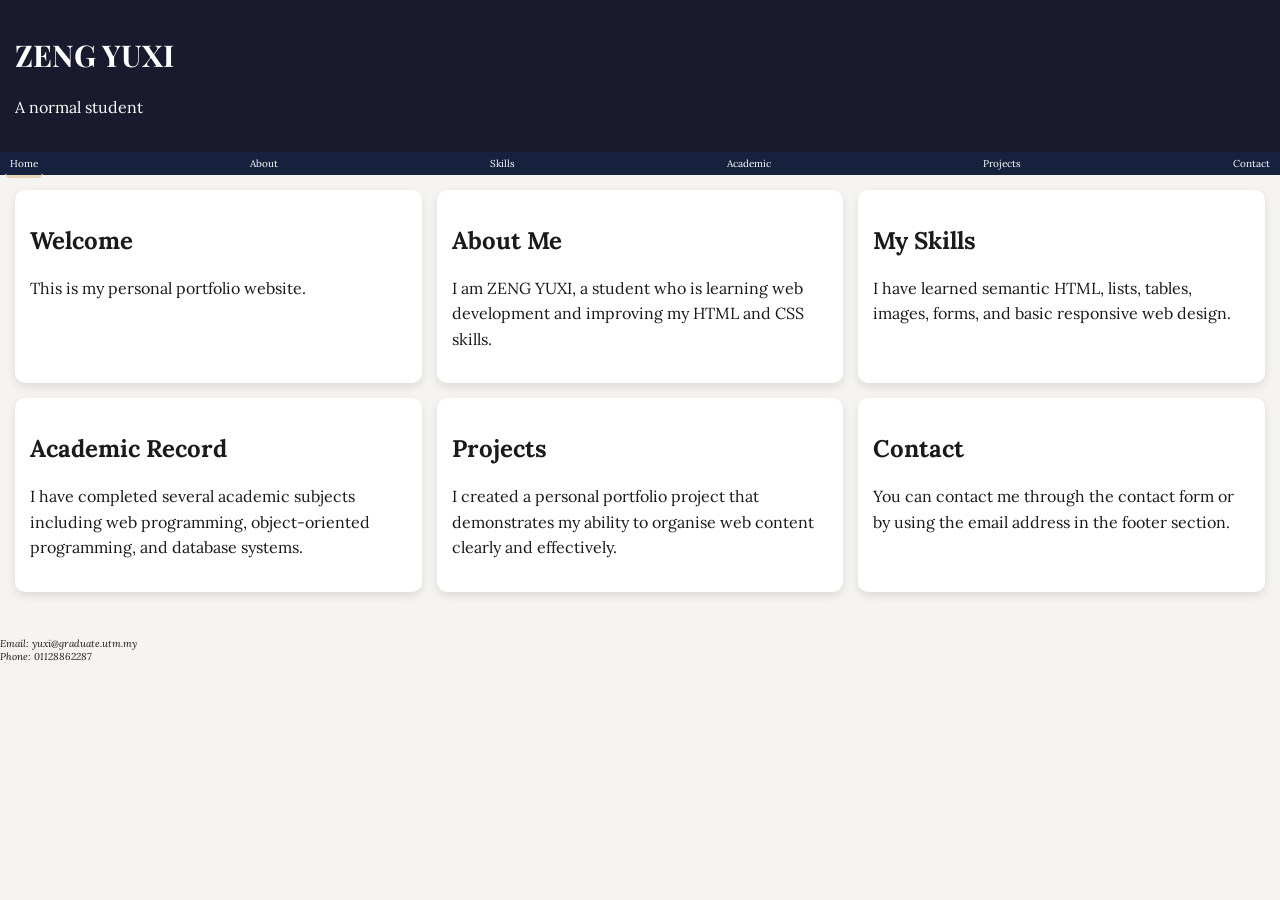
<file: lab1-b portfolio/index.html>
<!DOCTYPE html>
<html lang="en">
<head>
    <meta charset="UTF-8">
    <meta name="description" content="My Personal Portfolio">
    <title>My Portfolio</title>
    <link rel="stylesheet" href="style.css">
</head>
<body>

    <!-- Header -->
    <header>
        <h1>ZENG YUXI</h1>
        <p>A normal student</p>
    </header>

    <!-- Navigation -->
    <nav>
    <ul>
        <li><a href="index.html" class="active">Home</a></li>
        <li><a href="about.html">About</a></li>
        <li><a href="skills.html">Skills</a></li>
        <li><a href="academic.html">Academic</a></li>
        <li><a href="projects.html">Projects</a></li>
        <li><a href="contact.html">Contact</a></li>
    </ul>
</nav>

    <!-- Main -->
    <main>
    <section class="card-grid">
        <article class="card">
            <h2>Welcome</h2>
            <p>This is my personal portfolio website.</p>
        </article>

        <article class="card">
            <h2>About Me</h2>
            <p>I am ZENG YUXI, a student who is learning web development and improving my HTML and CSS skills.</p>
        </article>

        <article class="card">
            <h2>My Skills</h2>
            <p>I have learned semantic HTML, lists, tables, images, forms, and basic responsive web design.</p>
        </article>

        <article class="card">
            <h2>Academic Record</h2>
            <p>I have completed several academic subjects including web programming, object-oriented programming, and database systems.</p>
        </article>

        <article class="card">
            <h2>Projects</h2>
            <p>I created a personal portfolio project that demonstrates my ability to organise web content clearly and effectively.</p>
        </article>

        <article class="card">
            <h2>Contact</h2>
            <p>You can contact me through the contact form or by using the email address in the footer section.</p>
        </article>
    </section>
</main>

    <!-- Footer -->
    <footer>
        <address>
            Email: yuxi@graduate.utm.my<br>
            Phone: 01128862287
        </address>
    </footer>

</body>
</html>
</file>
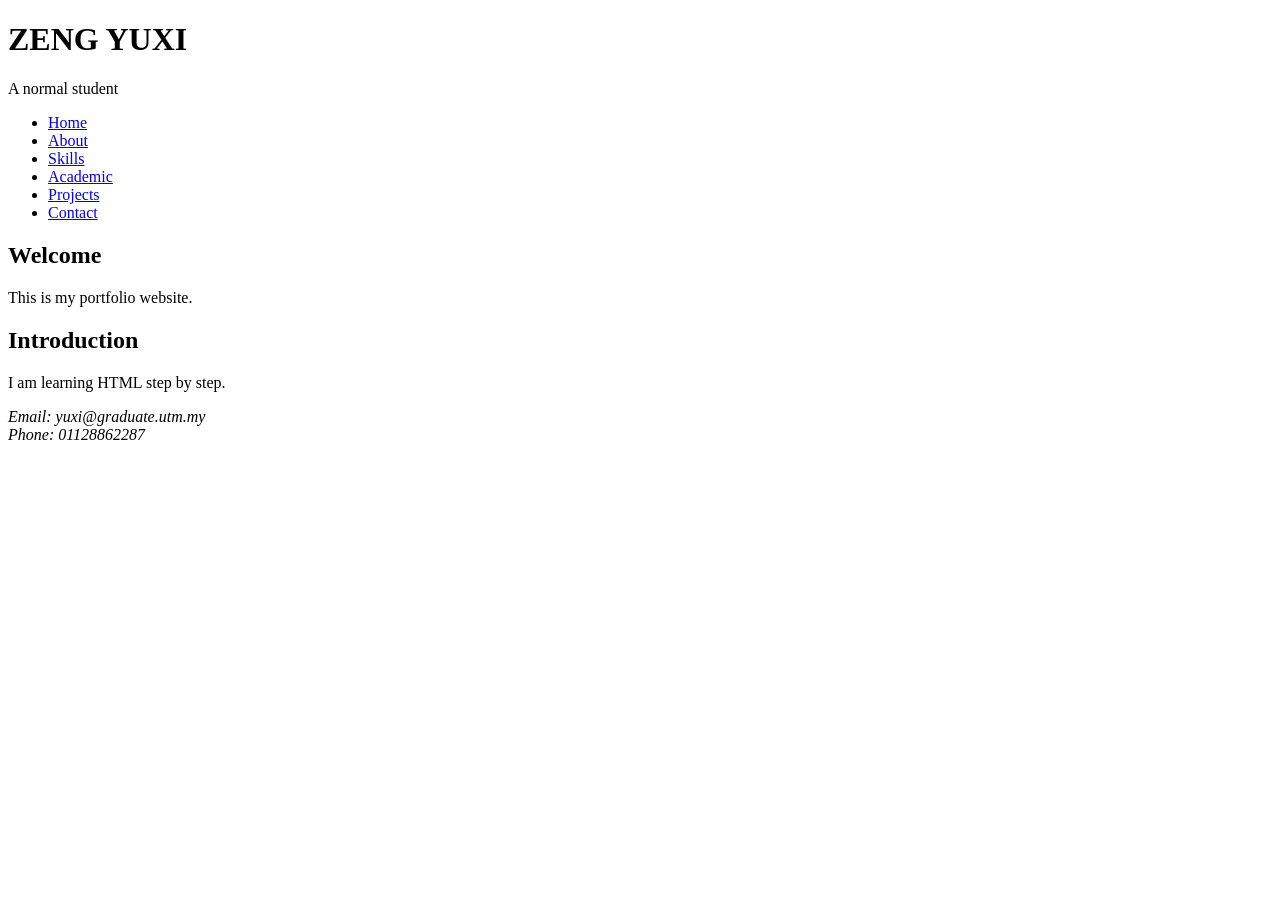
<file: lab1-portfolio/index.html>
<!DOCTYPE html>
<html lang="en">
<head>
    <meta charset="UTF-8">
    <meta name="description" content="My Personal Portfolio">
    <title>My Portfolio</title>
</head>
<body>

    <!-- Header -->
    <header>
        <h1>ZENG YUXI</h1>
        <p>A normal student</p>
    </header>

    <!-- Navigation -->
    <nav>
        <ul>
            <li><a href="index.html">Home</a></li>
            <li><a href="about.html">About</a></li>
            <li><a href="skills.html">Skills</a></li>
            <li><a href="academic.html">Academic</a></li>
            <li><a href="projects.html">Projects</a></li>
            <li><a href="contact.html">Contact</a></li>
        </ul>
    </nav>

    <!-- Main -->
    <main>

        <section>
            <h2>Welcome</h2>
            <p>This is my portfolio website.</p>
        </section>

        <section>
            <h2>Introduction</h2>
            <p>I am learning HTML step by step.</p>
        </section>

    </main>

    <!-- Footer -->
    <footer>
        <address>
            Email: yuxi@graduate.utm.my<br>
            Phone: 01128862287
        </address>
    </footer>

</body>
</html>
</file>
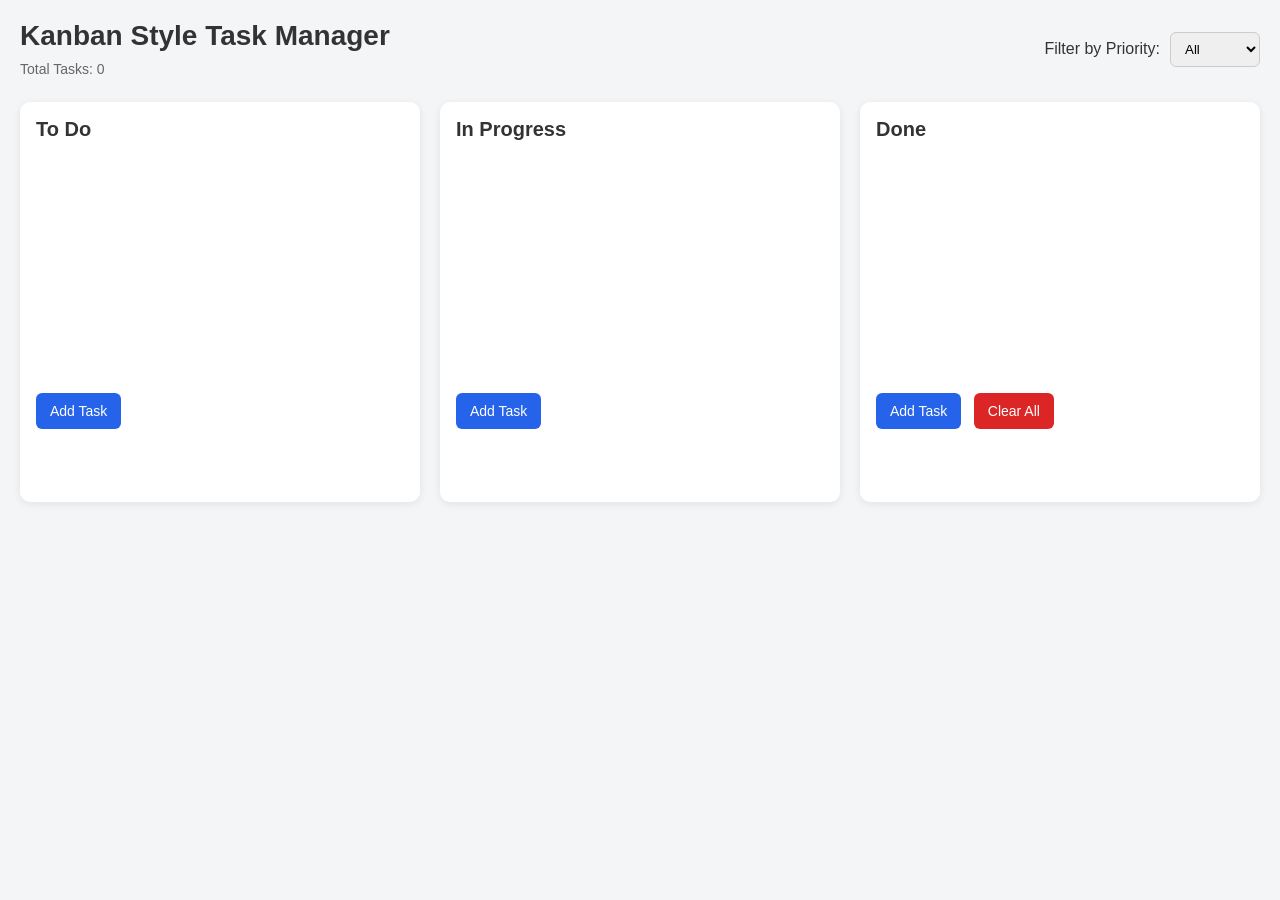
<file: lab2/index.html>
<!DOCTYPE html>
<html lang="en">
<head>
  <meta charset="UTF-8" />
  <meta name="viewport" content="width=device-width, initial-scale=1.0" />
  <title>Kanban Style Task Manager</title>
  <link rel="stylesheet" href="style.css" />
</head>
<body>

  <!-- Header -->
  <header class="app-header">
    <div class="header-left">
      <h1>Kanban Style Task Manager</h1>
      <span id="taskCounter" class="task-counter">Total Tasks: 0</span>
    </div>

    <div class="header-right">
      <label for="priorityFilter">Filter by Priority:</label>
      <select id="priorityFilter">
        <option value="all">All</option>
        <option value="low">Low</option>
        <option value="medium">Medium</option>
        <option value="high">High</option>
      </select>
    </div>
  </header>

  <!-- Main Board -->
  <main class="board">

    <!-- To Do Column -->
    <section id="todo" class="column">
      <h2>To Do</h2>
      <ul id="todoList" class="task-list"></ul>
      <button class="add-task-btn" data-column="todo">Add Task</button>
    </section>

    <!-- In Progress Column -->
    <section id="inprogress" class="column">
      <h2>In Progress</h2>
      <ul id="inprogressList" class="task-list"></ul>
      <button class="add-task-btn" data-column="inprogress">Add Task</button>
    </section>

    <!-- Done Column -->
    <section id="done" class="column">
      <h2>Done</h2>
      <ul id="doneList" class="task-list"></ul>
      <button class="add-task-btn" data-column="done">Add Task</button>
      <button id="clearDoneBtn" class="clear-done-btn">Clear All</button>
    </section>

  </main>

  <!-- Modal -->
  <div id="taskModal" class="modal hidden">
    <div class="modal-content">
      <h2 id="modalTitle">Add Task</h2>

      <form id="taskForm">
        <div class="form-group">
          <label for="taskTitle">Title</label>
          <input type="text" id="taskTitle" required />
        </div>

        <div class="form-group">
          <label for="taskDescription">Description</label>
          <textarea id="taskDescription" rows="4"></textarea>
        </div>

        <div class="form-group">
          <label for="taskPriority">Priority</label>
          <select id="taskPriority" required>
            <option value="low">Low</option>
            <option value="medium">Medium</option>
            <option value="high">High</option>
          </select>
        </div>

        <div class="form-group">
          <label for="taskDueDate">Due Date</label>
          <input type="date" id="taskDueDate" />
        </div>

        <div class="form-actions">
          <button type="submit" id="saveTaskBtn">Save</button>
          <button type="button" id="cancelTaskBtn">Cancel</button>
        </div>
      </form>
    </div>
  </div>

  <script src="taskmanager.js"></script>
</body>
</html>
</file>
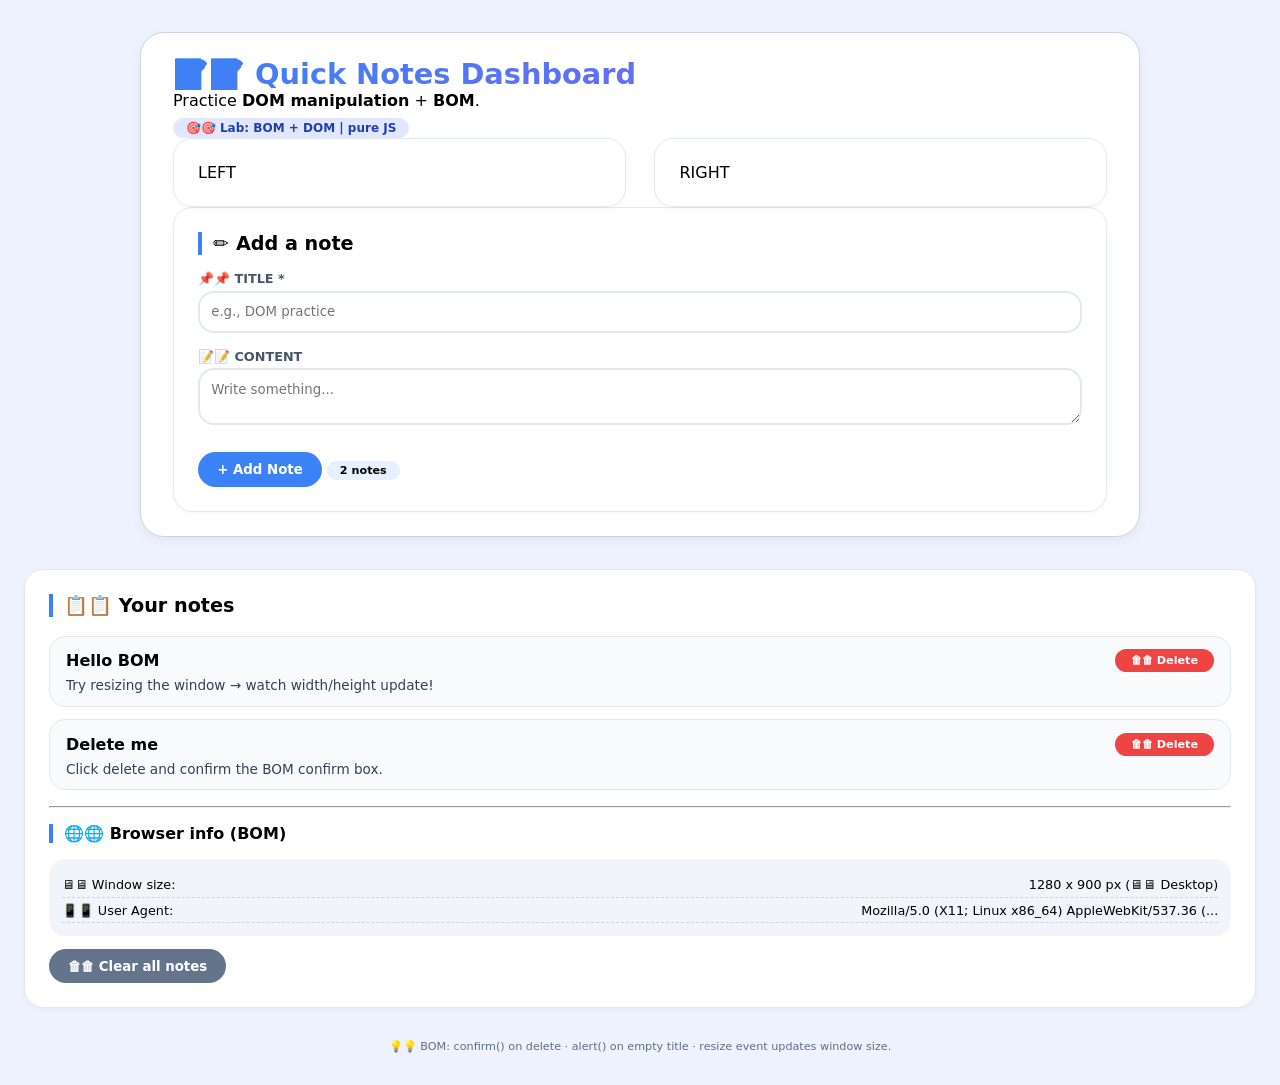
<file: Quick Notes Dashboard/index.html>
<!DOCTYPE html>
<html lang="en">
<head>
  <meta charset="UTF-8">
  <meta name="viewport" content="width=device-width, initial-scale=1.0">
  <title>Quick Notes Dashboard</title>
  <style>
  * {
    margin: 0;
    padding: 0;
    box-sizing: border-box;
  }

  body {
    font-family: system-ui, "Segoe UI", sans-serif;
    background: #eef2ff;
    padding: 2rem 1.5rem;
  }
  .container {
  max-width: 1000px;
  margin: 0 auto;
}
header {
  background: white;
  border-radius: 1.5rem;
  padding: 1.5rem 2rem;
  margin-bottom: 2rem;
  box-shadow: 0 4px 12px rgba(0,0,0,0.05);
  border: 1px solid #cbd5e1;
}

header h1 {
  font-size: 1.8rem;
  background: linear-gradient(135deg, #3b82f6, #8b5cf6);
  -webkit-background-clip: text;
  background-clip: text;
  color: transparent;
}

.badge {
  background: #e0e7ff;
  color: #1e40af;
  padding: 0.2rem 0.8rem;
  border-radius: 20px;
  font-size: 0.75rem;
  font-weight: 600;
  display: inline-block;
  margin-top: 0.5rem;
}
.grid {
  display: grid;
  grid-template-columns: 1fr 1fr;
  gap: 1.8rem;
}

@media (max-width: 700px) {
  .grid {
    grid-template-columns: 1fr;
  }
}

.card {
  background: white;
  border-radius: 1.2rem;
  padding: 1.5rem;
  border: 1px solid #e2e8f0;
  box-shadow: 0 2px 6px rgba(0,0,0,0.03);
}

.card h2 {
  font-size: 1.2rem;
  margin-bottom: 1rem;
  border-left: 4px solid #3b82f6;
  padding-left: 0.7rem;
}
.form-group {
  margin-bottom: 1rem;
}

label {
  font-weight: 600;
  font-size: 0.8rem;
  text-transform: uppercase;
  color: #475569;
  display: block;
  margin-bottom: 0.3rem;
}

input,
textarea {
  width: 100%;
  padding: 0.7rem;
  border: 2px solid #e2e8f0;
  border-radius: 1rem;
  font-family: inherit;
  outline: none;
}

input:focus,
textarea:focus {
  border-color: #3b82f6;
}

button {
  background: #3b82f6;
  border: none;
  color: white;
  font-weight: 600;
  padding: 0.6rem 1.2rem;
  border-radius: 2rem;
  cursor: pointer;
  font-family: inherit;
  transition: 0.1s;
}

button:hover {
  background: #2563eb;
}

.counter {
  background: #e6f0ff;
  display: inline-block;
  padding: 0.2rem 0.8rem;
  border-radius: 20px;
  font-size: 0.7rem;
  font-weight: 700;
  margin-top: 1rem;
}
.notes-list {
  margin-top: 1.2rem;
  max-height: 380px;
  overflow-y: auto;
  display: flex;
  flex-direction: column;
  gap: 0.8rem;
}

.note-item {
  background: #f8fafc;
  border: 1px solid #e2e8f0;
  border-radius: 1rem;
  padding: 0.8rem 1rem;
}

.note-title {
  font-weight: 800;
  display: flex;
  justify-content: space-between;
  align-items: center;
  margin-bottom: 0.3rem;
}

.note-content {
  font-size: 0.85rem;
  color: #334155;
}

.info-panel {
  background: #f1f5f9;
  border-radius: 1rem;
  padding: 0.8rem;
  margin-top: 1rem;
}

.info-row {
  display: flex;
  justify-content: space-between;
  font-size: 0.8rem;
  padding: 0.3rem 0;
  border-bottom: 1px dashed #cbd5e1;
}

.delete-note {
  background: #ef4444;
  padding: 0.3rem 1rem;
  font-size: 0.7rem;
  border-radius: 1rem;
}

.delete-note:hover {
  background: #dc2626;
}

hr {
  margin: 1rem 0;
}
footer {
  text-align: center;
  margin-top: 2rem;
  font-size: 0.7rem;
  color: #5b6e8c;
}
</style>
</head>
<body>
  <div class="container">
  <!-- all content goes here -->
  <header>
  <h1>📝📝 Quick Notes Dashboard</h1>
  <p>Practice <strong>DOM manipulation</strong> + <strong>BOM</strong>.</p>
  <div class="badge">🎯🎯 Lab: BOM + DOM | pure JS</div>
  <div class="grid">
  <div class="card" id="left-panel">LEFT</div>
  <div class="card" id="right-panel">RIGHT</div>
</div>
<div class="card" id="left-panel">
  <h2>✏ Add a note</h2>

  <div class="form-group">
    <label>📌📌 Title *</label>
    <input type="text" id="noteTitle" placeholder="e.g., DOM practice">
  </div>

  <div class="form-group">
    <label>📝📝 Content</label>
    <textarea id="noteContent" rows="2" placeholder="Write something..."></textarea>
  </div>

  <button id="addNoteBtn">+ Add Note</button>
  <div class="counter" id="noteCounter">0 notes</div>
</div>
</header>
</div>
<div class="card" id="right-panel">
  <h2>📋📋 Your notes</h2>

  <div id="notesContainer" class="notes-list">
    <div style="color:#94a3b8;text-align:center;">
      ✨ No notes yet. Create one!
    </div>
  </div>

  <hr>

  <h2 style="font-size:1rem;">🌐🌐 Browser info (BOM)</h2>
  <div class="info-panel" id="bomPanel">
    <div class="info-row">
      <span>🖥🖥 Window size:</span>
      <span id="windowSize">-- x --</span>
    </div>
    <div class="info-row">
      <span>📱📱 User Agent:</span>
      <span id="userAgent">--</span>
    </div>
  </div>

  <button id="clearAllBtn" style="background:#64748b;margin-top:0.8rem;">
    🗑🗑 Clear all notes
  </button>
</div>
<footer>
  💡💡 BOM: confirm() on delete · alert() on empty title · resize event updates window size.
</footer>
  <script>
    // JS goes here later
  // ── STATE ──────────────────────────────────────────────
  let notes = [];
  let nextId = 1;
  // ── DOM REFERENCES ────────────────────────────────────
const notesContainer = document.getElementById("notesContainer");
const titleInput = document.getElementById("noteTitle");
const contentInput = document.getElementById("noteContent");
const addBtn = document.getElementById("addNoteBtn");
const clearAllBtn = document.getElementById("clearAllBtn");
const noteCounterSpan = document.getElementById("noteCounter");
const windowSizeSpan = document.getElementById("windowSize");
const userAgentSpan = document.getElementById("userAgent");
function updateCounter() {
  const count = notes.length;
  noteCounterSpan.textContent = count === 1 ? "1 note" : `${count} notes`;
}
function renderNotes() {
  while (notesContainer.firstChild) {
    notesContainer.removeChild(notesContainer.firstChild);
  }

  // rest comes next
}
function renderNotes() {
  while (notesContainer.firstChild) {
    notesContainer.removeChild(notesContainer.firstChild);
  }

  if (notes.length === 0) {
    const emptyMsg = document.createElement("div");
    emptyMsg.textContent = "📭📭 No notes yet. Add your first note!";
    emptyMsg.style.color = "#94a3b8";
    emptyMsg.style.textAlign = "center";
    emptyMsg.style.padding = "1rem";
    notesContainer.appendChild(emptyMsg);
    updateCounter();
    return;
  }
}
function renderNotes() {
  while (notesContainer.firstChild) {
    notesContainer.removeChild(notesContainer.firstChild);
  }

  if (notes.length === 0) {
    const emptyMsg = document.createElement("div");
    emptyMsg.textContent = "📭📭 No notes yet. Add your first note!";
    emptyMsg.style.color = "#94a3b8";
    emptyMsg.style.textAlign = "center";
    emptyMsg.style.padding = "1rem";
    notesContainer.appendChild(emptyMsg);
    updateCounter();
    return;
  }

  notes.forEach((note) => {
    const noteDiv = document.createElement("div");
    noteDiv.classList.add("note-item");
    noteDiv.setAttribute("data-id", note.id);

    const titleDiv = document.createElement("div");
    titleDiv.classList.add("note-title");

    const titleSpan = document.createElement("span");
    titleSpan.textContent = note.title;

    const deleteBtn = document.createElement("button");
    deleteBtn.textContent = "🗑🗑 Delete";
    deleteBtn.classList.add("delete-note");
    deleteBtn.setAttribute("data-action", "delete");
    deleteBtn.setAttribute("data-id", note.id);

    titleDiv.appendChild(titleSpan);
    titleDiv.appendChild(deleteBtn);

    const contentP = document.createElement("p");
    contentP.classList.add("note-content");
    contentP.textContent = note.content || "(no additional content)";

    noteDiv.appendChild(titleDiv);
    noteDiv.appendChild(contentP);

    notesContainer.appendChild(noteDiv);
  });

  updateCounter();
}
function addNote() {
  const title = titleInput.value.trim();

  if (title === "") {
    alert("❌ Title cannot be empty!");
    titleInput.focus();
    return;
  }

  const content = contentInput.value.trim();

  notes.push({
    id: nextId++,
    title,
    content
  });

  renderNotes();

  titleInput.value = "";
  contentInput.value = "";
  titleInput.focus();
}
function deleteNoteById(id) {
  const ok = confirm("⚠ Are you sure you want to delete this note?");
  if (!ok) return;

  const index = notes.findIndex((n) => n.id === id);
  if (index !== -1) {
    notes.splice(index, 1);
    renderNotes();
  }
}
function clearAllNotes() {
  if (notes.length === 0) {
    alert("📭📭 No notes to clear.");
    return;
  }

  const ok = confirm(`❗ Delete ALL ${notes.length} notes? Cannot be undone.`);

  if (ok) {
    notes = [];
    nextId = 1;
    renderNotes();
    alert("✨ All notes have been cleared.");
  }
}
addBtn.addEventListener("click", addNote);
clearAllBtn.addEventListener("click", clearAllNotes);
notesContainer.addEventListener("click", (e) => {
  const btn = e.target.closest('[data-action="delete"]');
  if (btn) {
    const id = parseInt(btn.getAttribute("data-id"), 10);
    deleteNoteById(id);
  }
});
function updateWindowSize() {
  const w = window.innerWidth;
  const h = window.innerHeight;
  windowSizeSpan.textContent = `${w} x ${h} px`;
}
window.addEventListener("resize", updateWindowSize);  
function showUserAgent() {
  let agent = navigator.userAgent;
  if (agent.length > 55) {
    agent = agent.slice(0, 52) + "...";
  }
  userAgentSpan.textContent = agent;
}
function addSampleNotes() {
  if (notes.length === 0) {
    notes.push({
      id: nextId++,
      title: "Hello BOM",
      content: "Try resizing the window → watch width/height update!"
    });

    notes.push({
      id: nextId++,
      title: "Delete me",
      content: "Click delete and confirm the BOM confirm box."
    });

    renderNotes();
  }
}function init() {
  addSampleNotes();
  updateWindowSize();
  showUserAgent();

  addBtn.addEventListener("click", addNote);
  clearAllBtn.addEventListener("click", clearAllNotes);
}

init();
const editBtn = document.createElement("button");
editBtn.textContent = "✏ Edit";
editBtn.setAttribute("data-action", "edit");
editBtn.setAttribute("data-id", note.id);
const editTarget = e.target.closest('[data-action="edit"]');
if (editTarget) {
  const id = parseInt(editTarget.getAttribute("data-id"), 10);
  const found = notes.find((n) => n.id === id);

  if (found) {
    const newTitle = prompt("New title:", found.title);
    if (newTitle !== null && newTitle.trim() !== "") {
      found.title = newTitle.trim();
      renderNotes();
    }
  }
}
titleInput.addEventListener("keydown", (e) => {
  if (e.key === "Enter") {
    addNote();
  }
});
function updateWindowSize() {
  const w = window.innerWidth;
  const h = window.innerHeight;

  let category;
  if (w < 480) category = "📱📱 Mobile";
  else if (w < 1024) category = "💻💻 Tablet";
  else category = "🖥🖥 Desktop";

  windowSizeSpan.textContent = `${w} x ${h} px (${category})`;
}
  </script>
</body>
</html>
</file>
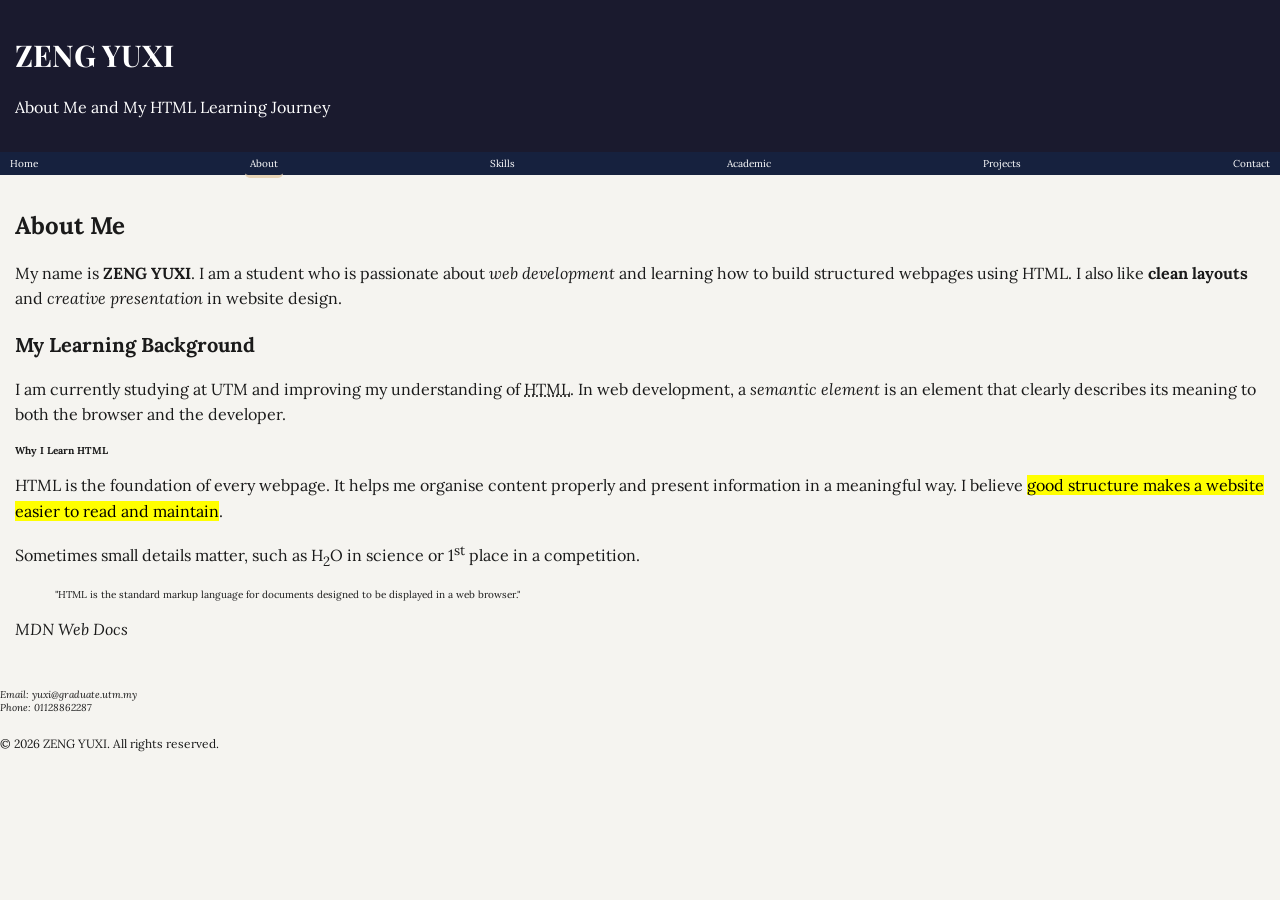
<file: lab1-b portfolio/about.html>
<!DOCTYPE html>
<html lang="en">
<head>
    <meta charset="UTF-8">
    <meta name="description" content="About ZENG YUXI">
    <title>About - ZENG YUXI Portfolio</title>
    <link rel="stylesheet" href="style.css">
</head>
<body>

    <header>
        <h1>ZENG YUXI</h1>
        <p>About Me and My HTML Learning Journey</p>
    </header>

    <nav>
    <ul>
        <li><a href="index.html">Home</a></li>
        <li><a href="about.html" class="active">About</a></li>
        <li><a href="skills.html">Skills</a></li>
        <li><a href="academic.html">Academic</a></li>
        <li><a href="projects.html">Projects</a></li>
        <li><a href="contact.html">Contact</a></li>
    </ul>
</nav>

    <main>
        <section id="about">
            <h2>About Me</h2>

            <!-- strong/em give meaning, while b/i are mainly visual -->
            <p>
                My name is <strong>ZENG YUXI</strong>. I am a student who is passionate about
                <em>web development</em> and learning how to build structured webpages using HTML.
                I also like <b>clean layouts</b> and <i>creative presentation</i> in website design.
            </p>

            <h3>My Learning Background</h3>
            <p>
                I am currently studying at UTM and improving my understanding of
                <abbr title="HyperText Markup Language">HTML</abbr>.
                In web development, a <dfn>semantic element</dfn> is an element that clearly describes
                its meaning to both the browser and the developer.
            </p>

            <h4>Why I Learn HTML</h4>
            <p>
                HTML is the foundation of every webpage. It helps me organise content properly and present
                information in a meaningful way. I believe <mark>good structure makes a website easier to read and maintain</mark>.
            </p>

            <p>
                Sometimes small details matter, such as H<sub>2</sub>O in science or 1<sup>st</sup> place in a competition.
            </p>

            <blockquote cite="https://developer.mozilla.org/">
                "HTML is the standard markup language for documents designed to be displayed in a web browser."
            </blockquote>
            <p>
                <cite>MDN Web Docs</cite>
            </p>
        </section>
    </main>

    <footer>
        <address>
            Email: yuxi@graduate.utm.my<br>
            Phone: 01128862287
        </address>
        <p><small>© 2026 ZENG YUXI. All rights reserved.</small></p>
    </footer>

</body>
</html>
</file>
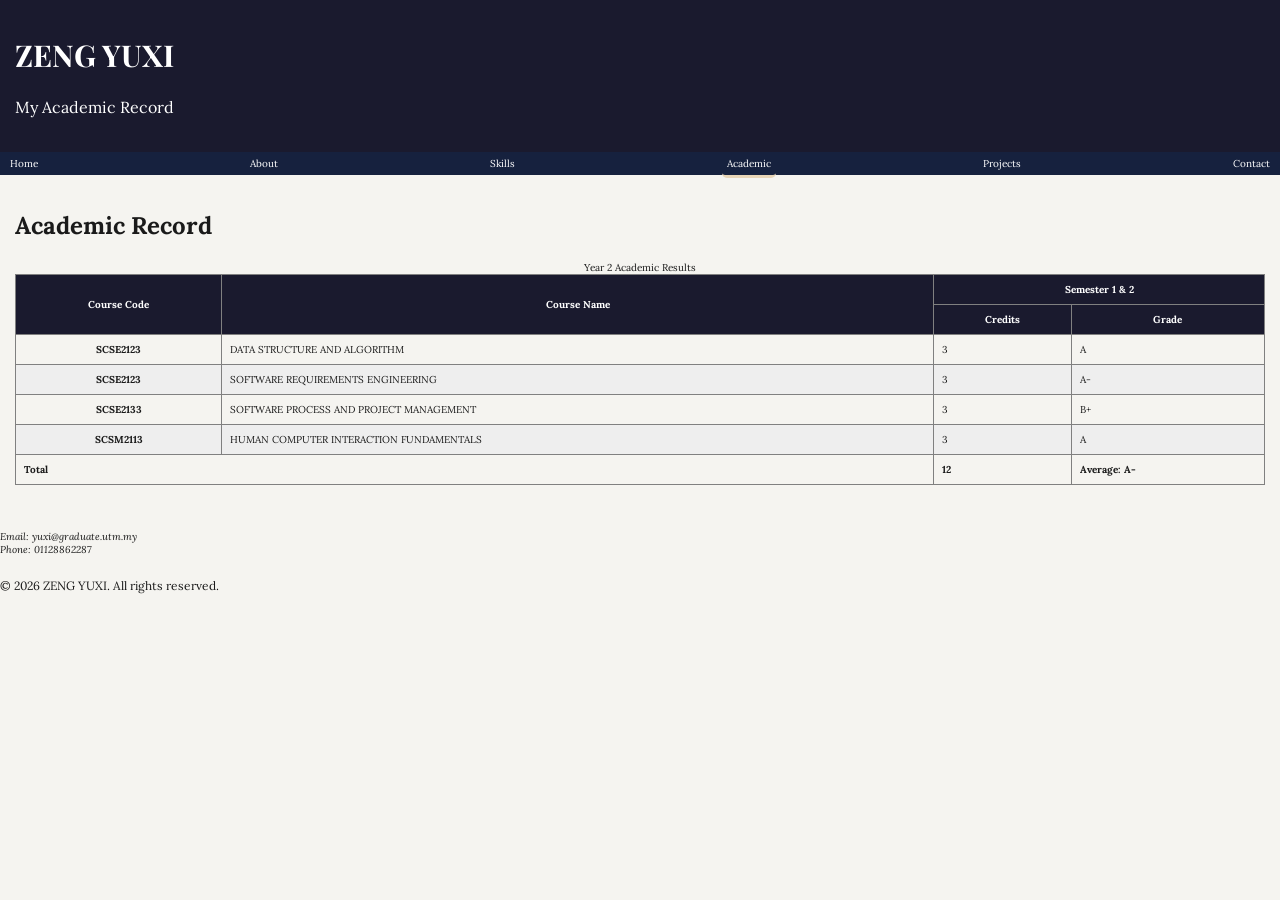
<file: lab1-b portfolio/academic.html>
<!DOCTYPE html>
<html lang="en">
<head>
    <meta charset="UTF-8">
    <meta name="description" content="Academic record of ZENG YUXI">
    <title>Academic Record - ZENG YUXI Portfolio</title>
    <link rel="stylesheet" href="style.css">
</head>
<body>

    <header>
        <h1>ZENG YUXI</h1>
        <p>My Academic Record</p>
    </header>

    <nav>
    <ul>
        <li><a href="index.html">Home</a></li>
        <li><a href="about.html">About</a></li>
        <li><a href="skills.html">Skills</a></li>
        <li><a href="academic.html" class="active">Academic</a></li>
        <li><a href="projects.html">Projects</a></li>
        <li><a href="contact.html">Contact</a></li>
    </ul>
</nav>

    <main>
        <section id="academic-record">
            <h2>Academic Record</h2>

            <table border="1" cellpadding="8" cellspacing="0">
                <caption>Year 2 Academic Results</caption>

                <thead>
                    <tr>
                        <th scope="col" rowspan="2">Course Code</th>
                        <th scope="col" rowspan="2">Course Name</th>
                        <th scope="col" colspan="2">Semester 1 &amp; 2</th>
                    </tr>
                    <tr>
                        <th scope="col">Credits</th>
                        <th scope="col">Grade</th>
                    </tr>
                </thead>

                <tbody>
                    <tr>
                        <th scope="row">SCSE2123</th>
                        <td>DATA STRUCTURE AND ALGORITHM</td>
                        <td>3</td>
                        <td>A</td>
                    </tr>
                    <tr>
                        <th scope="row">SCSE2123</th>
                        <td>SOFTWARE REQUIREMENTS ENGINEERING   </td>
                        <td>3</td>
                        <td>A-</td>
                    </tr>
                    <tr>
                        <th scope="row">SCSE2133</th>
                        <td> SOFTWARE PROCESS AND PROJECT MANAGEMENT</td>
                        <td>3</td>
                        <td>B+</td>
                    </tr>
                    <tr>
                        <th scope="row"> SCSM2113 </th>
                        <td>HUMAN COMPUTER INTERACTION FUNDAMENTALS</td>
                        <td>3</td>
                        <td>A</td>
                    </tr>
                </tbody>

                <tfoot>
                    <tr>
                        <td colspan="2"><strong>Total</strong></td>
                        <td><strong>12</strong></td>
                        <td><strong>Average: A-</strong></td>
                    </tr>
                </tfoot>
            </table>
        </section>
    </main>

    <footer>
        <address>
            Email: yuxi@graduate.utm.my<br>
            Phone: 01128862287
        </address>
        <p><small>© 2026 ZENG YUXI. All rights reserved.</small></p>
    </footer>

</body>
</html>
</file>
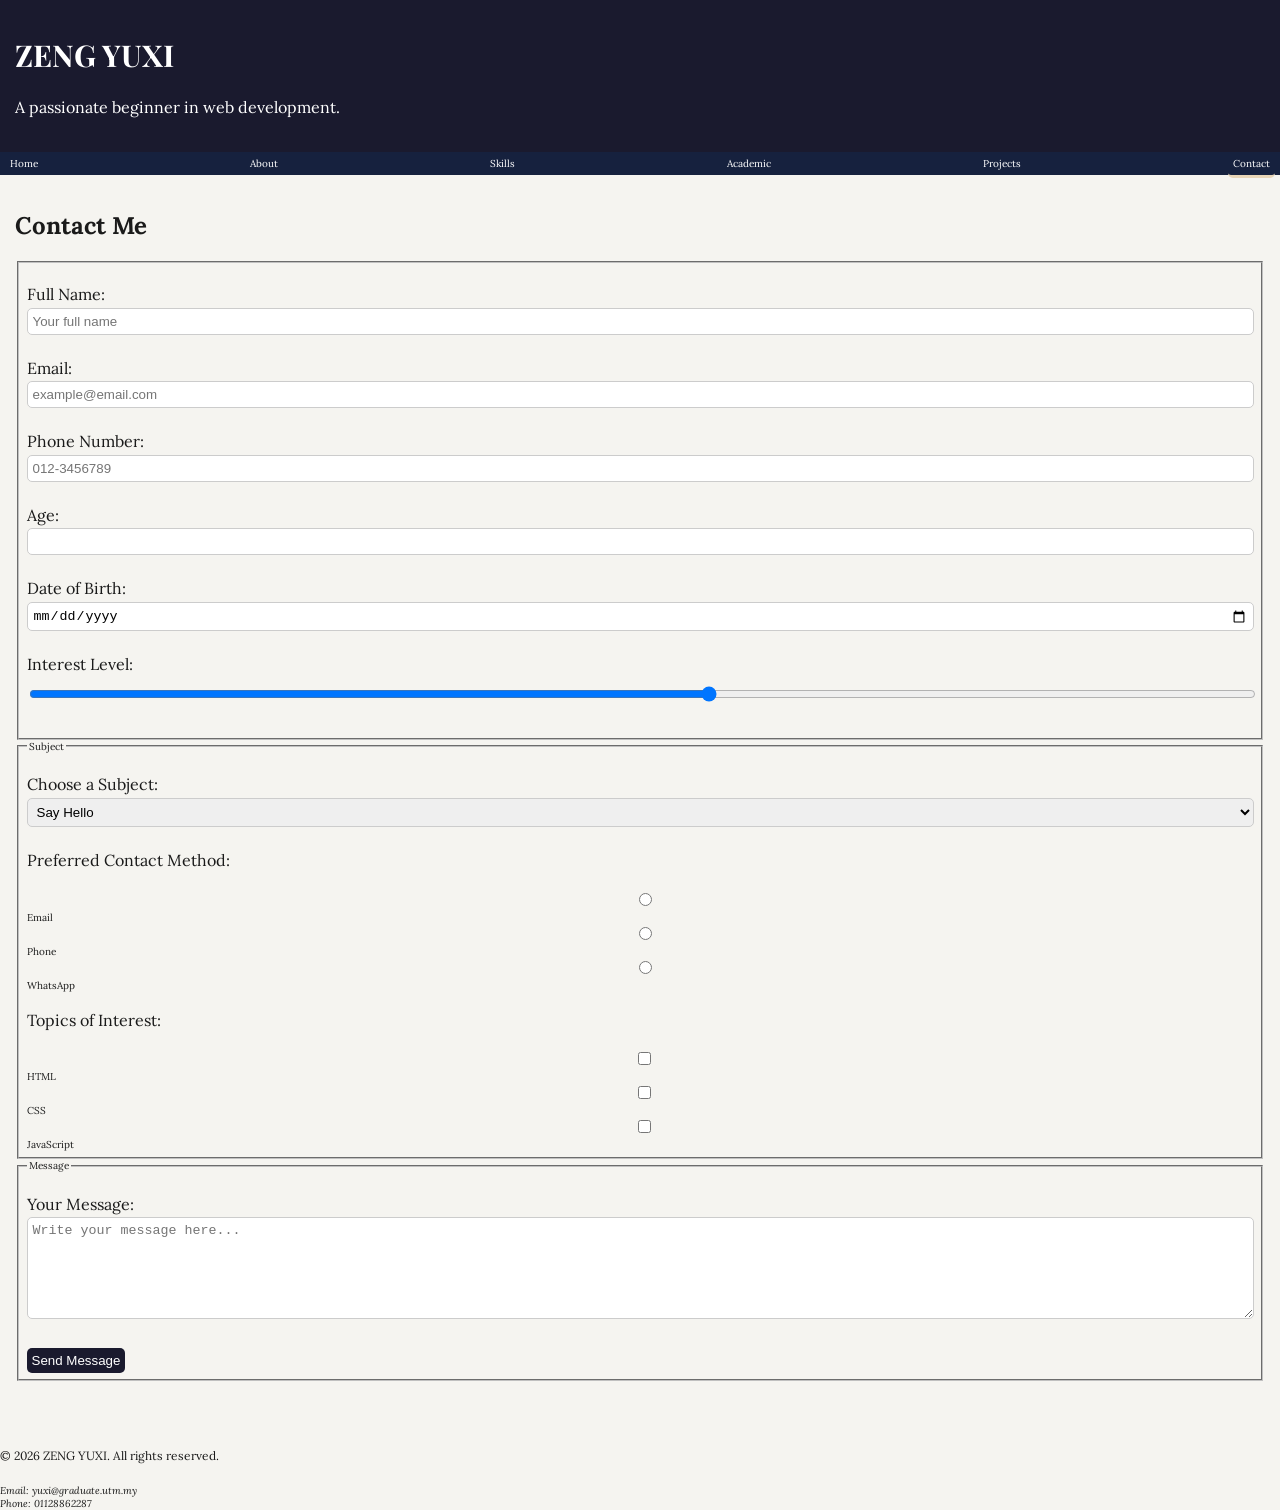
<file: lab1-b portfolio/contact.html>
<!DOCTYPE html>
<html lang="en">
<head>
    <meta charset="UTF-8">
    <meta name="description" content="Contact page for portfolio">
    <title>Contact - My Portfolio</title>
    <link rel="stylesheet" href="style.css">
</head>
<body>

    <header>
        <h1>ZENG YUXI</h1>
        <p>A passionate beginner in web development.</p>
    </header>

    <nav>
    <ul>
        <li><a href="index.html">Home</a></li>
        <li><a href="about.html">About</a></li>
        <li><a href="skills.html">Skills</a></li>
        <li><a href="academic.html">Academic</a></li>
        <li><a href="projects.html">Projects</a></li>
        <li><a href="contact.html" class="active">Contact</a></li>
    </ul>
</nav>

    <main>
        <section>
            <h2>Contact Me</h2>

            <form action="#" method="post">
                <fieldset>
                    

                    <p>
                        <label for="fullname">Full Name:</label><br>
                        <input type="text" id="fullname" name="fullname"
                               placeholder="Your full name"
                               required maxlength="60">
                    </p>

                    <p>
                        <label for="email">Email:</label><br>
                        <input type="email" id="email" name="email"
                               placeholder="example@email.com"
                               required>
                    </p>

                    <p>
                        <label for="phone">Phone Number:</label><br>
                        <input type="tel" id="phone" name="phone"
                               placeholder="012-3456789"
                               required>
                    </p>

                    <p>
                        <label for="age">Age:</label><br>
                        <input type="number" id="age" name="age"
                               min="18" max="60" required>
                    </p>

                    <p>
                        <label for="dob">Date of Birth:</label><br>
                        <input type="date" id="dob" name="dob">
                    </p>

                    <p>
                        <label for="satisfaction">Interest Level:</label><br>
                        <input type="range" id="satisfaction" name="satisfaction" min="1" max="10">
                    </p>
                </fieldset>

                <fieldset>
                    <legend>Subject</legend>

                    <p>
                        <label for="subject">Choose a Subject:</label><br>
                        <select id="subject" name="subject">
                            <optgroup label="General">
                                <option value="hello">Say Hello</option>
                                <option value="question">Ask a Question</option>
                            </optgroup>
                            <optgroup label="Academic">
                                <option value="assignment">Assignment Discussion</option>
                                <option value="project">Project Collaboration</option>
                            </optgroup>
                        </select>
                    </p>

                    <p>Preferred Contact Method:</p>
                    <input type="radio" id="contact-email" name="contact_method" value="email">
                    <label for="contact-email">Email</label>

                    <input type="radio" id="contact-phone" name="contact_method" value="phone">
                    <label for="contact-phone">Phone</label>

                    <input type="radio" id="contact-whatsapp" name="contact_method" value="whatsapp">
                    <label for="contact-whatsapp">WhatsApp</label>

                    <p>Topics of Interest:</p>
                    <input type="checkbox" id="html" name="topic_html" value="html">
                    <label for="html">HTML</label>

                    <input type="checkbox" id="css" name="topic_css" value="css">
                    <label for="css">CSS</label>

                    <input type="checkbox" id="javascript" name="topic_js" value="javascript">
                    <label for="javascript">JavaScript</label>
                </fieldset>

                <fieldset>
                    <legend >Message</legend>

                    <p>
                        <label for="message">Your Message:</label><br>
                        <textarea id="message" name="message"
                                  rows="6" cols="40"
                                  placeholder="Write your message here..."
                                  maxlength="300"></textarea>
                    </p>

                    <button type="submit" >Send Message</button>
                </fieldset>
            </form>
        </section>
    </main>

    <footer>
        <p><small>&copy; 2026 ZENG YUXI. All rights reserved.</small></p>
        <address>
            Email: yuxi@graduate.utm.my<br>
            Phone: 01128862287
        </address>
    </footer>

</body>
</html>
</file>
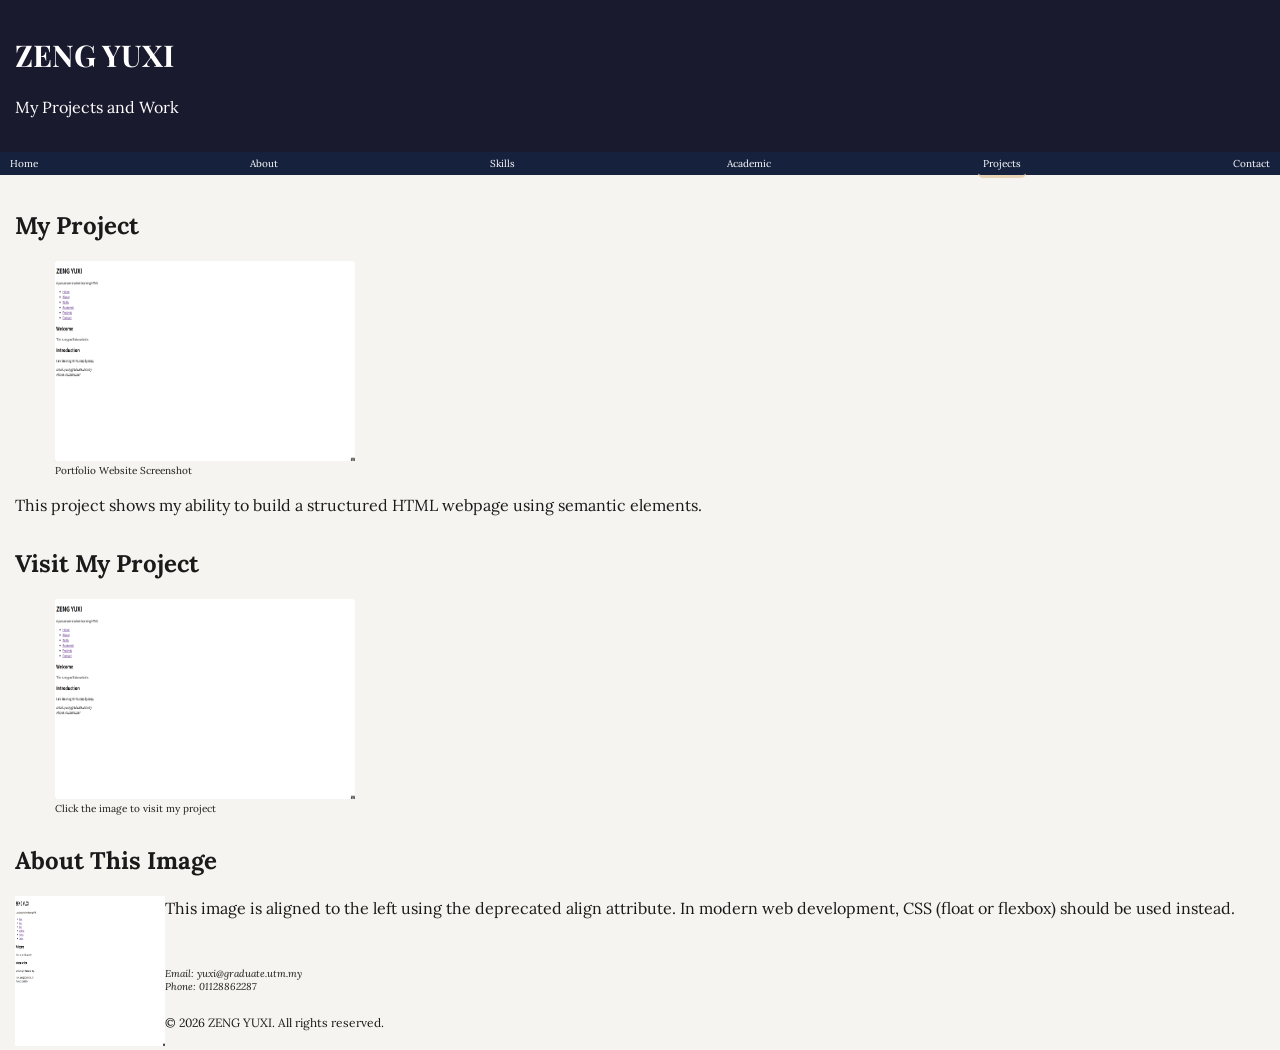
<file: lab1-b portfolio/projects.html>
<!DOCTYPE html>
<html lang="en">
<head>
    <meta charset="UTF-8">
    <meta name="description" content="Projects by ZENG YUXI">
    <title>Projects - ZENG YUXI Portfolio</title>
    <link rel="stylesheet" href="style.css">
</head>
<body>

    <header>
        <h1>ZENG YUXI</h1>
        <p>My Projects and Work</p>
    </header>

    <nav>
    <ul>
        <li><a href="index.html">Home</a></li>
        <li><a href="about.html">About</a></li>
        <li><a href="skills.html">Skills</a></li>
        <li><a href="academic.html">Academic</a></li>
        <li><a href="projects.html" class="active">Projects</a></li>
        <li><a href="contact.html">Contact</a></li>
    </ul>
</nav>

    <main>

        <!-- Project Image -->
        <section>
            <h2>My Project</h2>

            <figure>
                <img src="images/project1.png"
                     alt="Screenshot of my portfolio website project"
                     width="300"
                     height="200"
                     title="This is my portfolio project preview">
                <figcaption>Portfolio Website Screenshot</figcaption>
            </figure>

            <p>
                This project shows my ability to build a structured HTML webpage using semantic elements.
            </p>
        </section>

        <!-- Clickable Image -->
        <section>
            <h2>Visit My Project</h2>

            <figure>
                <a href="https://example.com">
                    <img src="images/project1.png"
                         alt="Clickable image linking to my project website"
                         width="300"
                         height="200">
                </a>
                <figcaption>Click the image to visit my project</figcaption>
            </figure>
        </section>

        <!-- Image with align -->
        <section>
            <h2>About This Image</h2>

            <!-- align is deprecated, CSS should be used instead -->
            <img src="images/project1.png"
                 alt="Profile image of ZENG YUXI"
                 width="150"
                 height="150"
                 align="left">

            <p>
                This image is aligned to the left using the deprecated align attribute.
                In modern web development, CSS (float or flexbox) should be used instead.
            </p>

        </section>

    </main>

    <footer>
        <address>
            Email: yuxi@graduate.utm.my<br>
            Phone: 01128862287
        </address>
        <p><small>© 2026 ZENG YUXI. All rights reserved.</small></p>
    </footer>

</body>
</html>
</file>
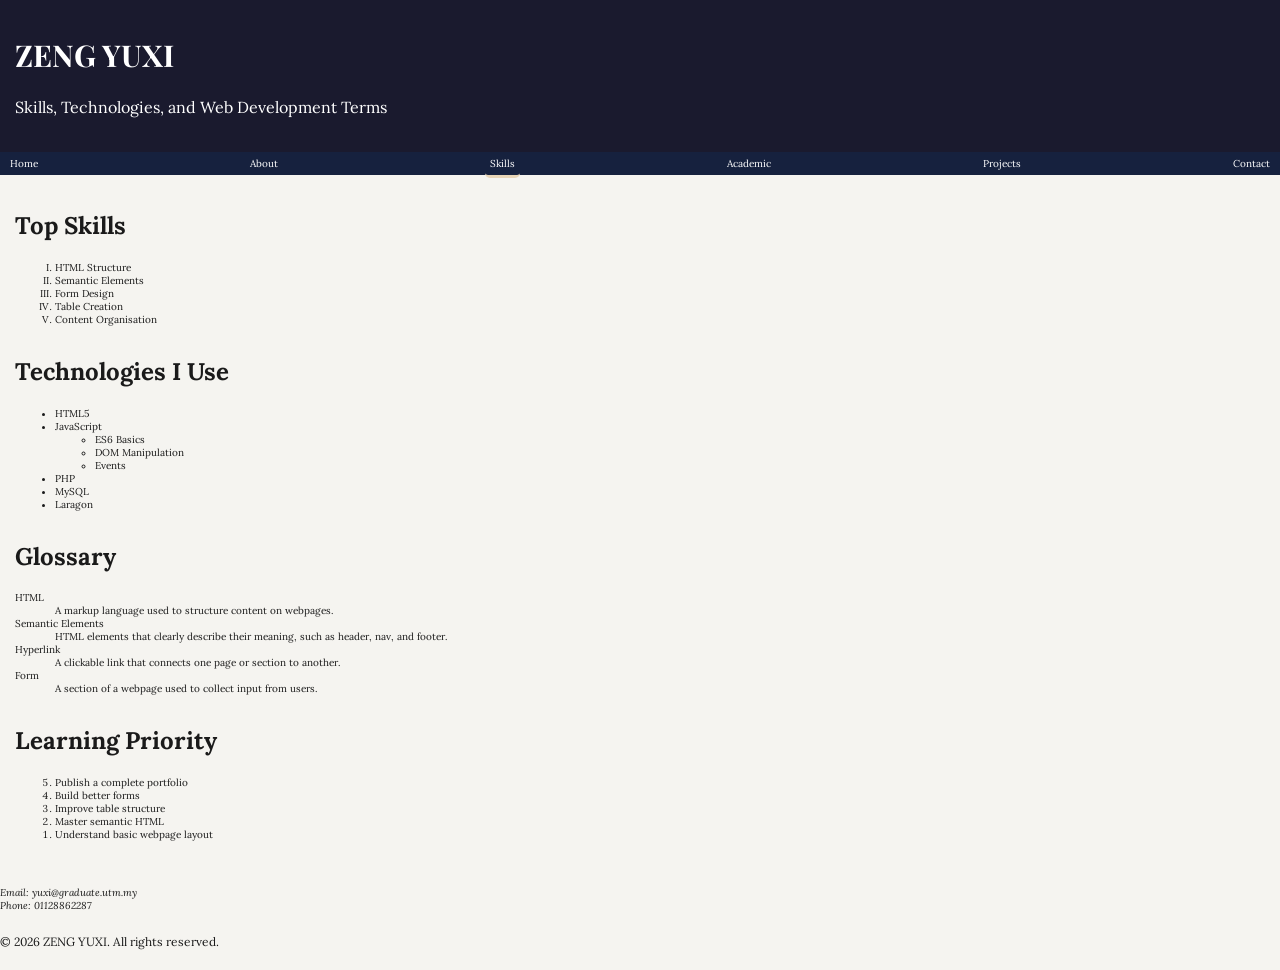
<file: lab1-b portfolio/skills.html>
<!DOCTYPE html>
<html lang="en">
<head>
    <meta charset="UTF-8">
    <meta name="description" content="Skills and technologies used by ZENG YUXI">
    <title>Skills - ZENG YUXI Portfolio</title>
    <link rel="stylesheet" href="style.css">
</head>
<body>

    <header>
        <h1>ZENG YUXI</h1>
        <p>Skills, Technologies, and Web Development Terms</p>
    </header>

    <nav>
    <ul>
        <li><a href="index.html">Home</a></li>
        <li><a href="about.html">About</a></li>
        <li><a href="skills.html" class="active">Skills</a></li>
        <li><a href="academic.html">Academic</a></li>
        <li><a href="projects.html">Projects</a></li>
        <li><a href="contact.html">Contact</a></li>
    </ul>
</nav>

    <main>
        <section id="top-skills">
            <h2>Top Skills</h2>
            <ol type="I" start="1">
                <li>HTML Structure</li>
                <li>Semantic Elements</li>
                <li>Form Design</li>
                <li>Table Creation</li>
                <li>Content Organisation</li>
            </ol>
        </section>

        <section id="technologies">
            <h2>Technologies I Use</h2>
            <ul>
                <li>HTML5</li>
                <li>JavaScript
                    <ul>
                        <li>ES6 Basics</li>
                        <li>DOM Manipulation</li>
                        <li>Events</li>
                    </ul>
                </li>
                <li>PHP</li>
                <li>MySQL</li>
                <li>Laragon</li>
            </ul>
        </section>

        <section id="glossary">
            <h2>Glossary</h2>
            <dl>
                <dt>HTML</dt>
                <dd>A markup language used to structure content on webpages.</dd>

                <dt>Semantic Elements</dt>
                <dd>HTML elements that clearly describe their meaning, such as header, nav, and footer.</dd>

                <dt>Hyperlink</dt>
                <dd>A clickable link that connects one page or section to another.</dd>

                <dt>Form</dt>
                <dd>A section of a webpage used to collect input from users.</dd>
            </dl>
        </section>

        <section id="countdown">
            <h2>Learning Priority</h2>
            <ol reversed>
                <li>Publish a complete portfolio</li>
                <li>Build better forms</li>
                <li>Improve table structure</li>
                <li>Master semantic HTML</li>
                <li>Understand basic webpage layout</li>
            </ol>
        </section>
    </main>

    <footer>
        <address>
            Email: yuxi@graduate.utm.my<br>
            Phone: 01128862287
        </address>
        <p><small>© 2026 ZENG YUXI. All rights reserved.</small></p>
    </footer>

</body>
</html>
</file>
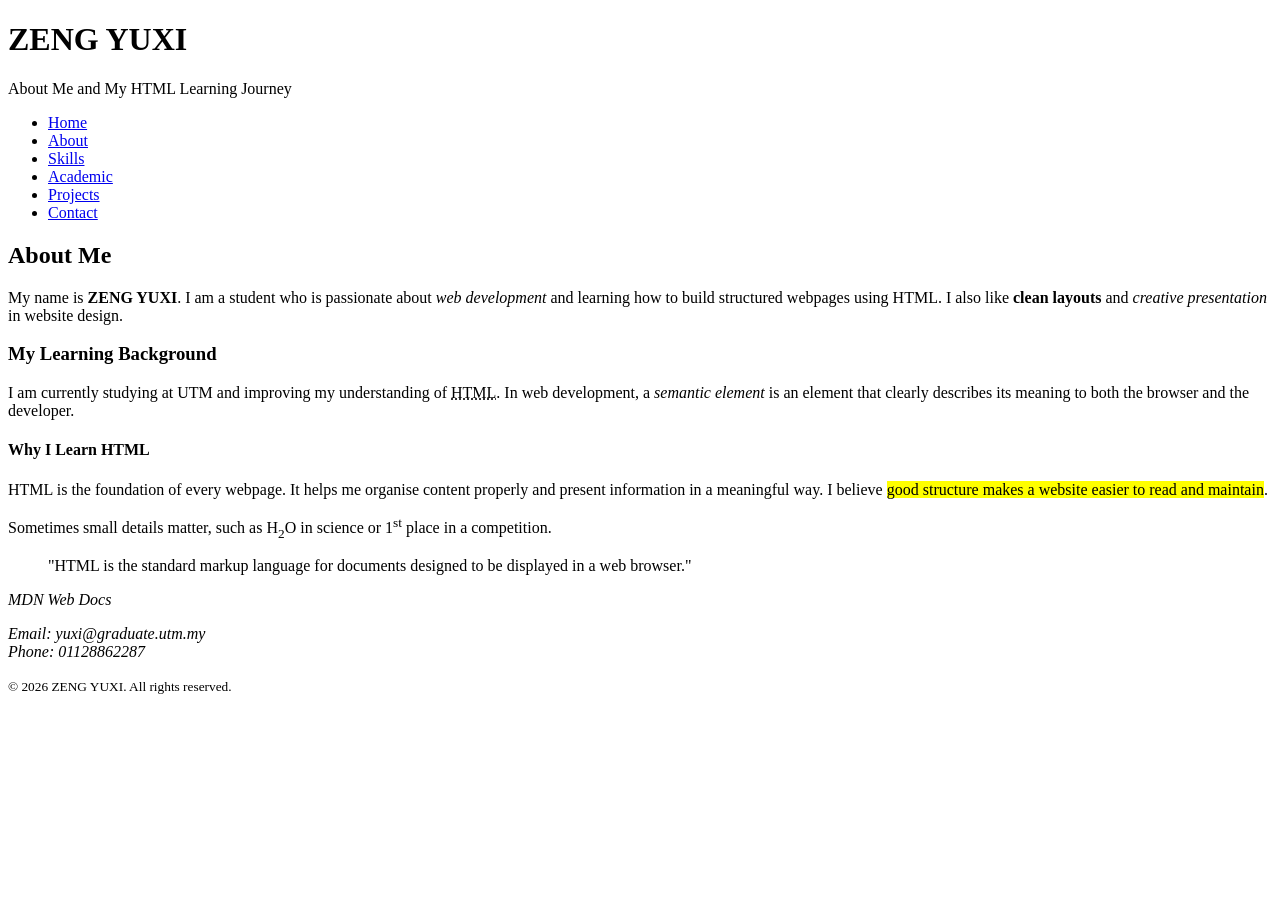
<file: lab1-portfolio/about.html>
<!DOCTYPE html>
<html lang="en">
<head>
    <meta charset="UTF-8">
    <meta name="description" content="About ZENG YUXI">
    <title>About - ZENG YUXI Portfolio</title>
</head>
<body>

    <header>
        <h1>ZENG YUXI</h1>
        <p>About Me and My HTML Learning Journey</p>
    </header>

    <nav>
        <ul>
            <li><a href="index.html">Home</a></li>
            <li><a href="about.html">About</a></li>
            <li><a href="skills.html">Skills</a></li>
            <li><a href="academic.html">Academic</a></li>
            <li><a href="projects.html">Projects</a></li>
            <li><a href="contact.html">Contact</a></li>
        </ul>
    </nav>

    <main>
        <section id="about">
            <h2>About Me</h2>

            <!-- strong/em give meaning, while b/i are mainly visual -->
            <p>
                My name is <strong>ZENG YUXI</strong>. I am a student who is passionate about
                <em>web development</em> and learning how to build structured webpages using HTML.
                I also like <b>clean layouts</b> and <i>creative presentation</i> in website design.
            </p>

            <h3>My Learning Background</h3>
            <p>
                I am currently studying at UTM and improving my understanding of
                <abbr title="HyperText Markup Language">HTML</abbr>.
                In web development, a <dfn>semantic element</dfn> is an element that clearly describes
                its meaning to both the browser and the developer.
            </p>

            <h4>Why I Learn HTML</h4>
            <p>
                HTML is the foundation of every webpage. It helps me organise content properly and present
                information in a meaningful way. I believe <mark>good structure makes a website easier to read and maintain</mark>.
            </p>

            <p>
                Sometimes small details matter, such as H<sub>2</sub>O in science or 1<sup>st</sup> place in a competition.
            </p>

            <blockquote cite="https://developer.mozilla.org/">
                "HTML is the standard markup language for documents designed to be displayed in a web browser."
            </blockquote>
            <p>
                <cite>MDN Web Docs</cite>
            </p>
        </section>
    </main>

    <footer>
        <address>
            Email: yuxi@graduate.utm.my<br>
            Phone: 01128862287
        </address>
        <p><small>© 2026 ZENG YUXI. All rights reserved.</small></p>
    </footer>

</body>
</html>
</file>
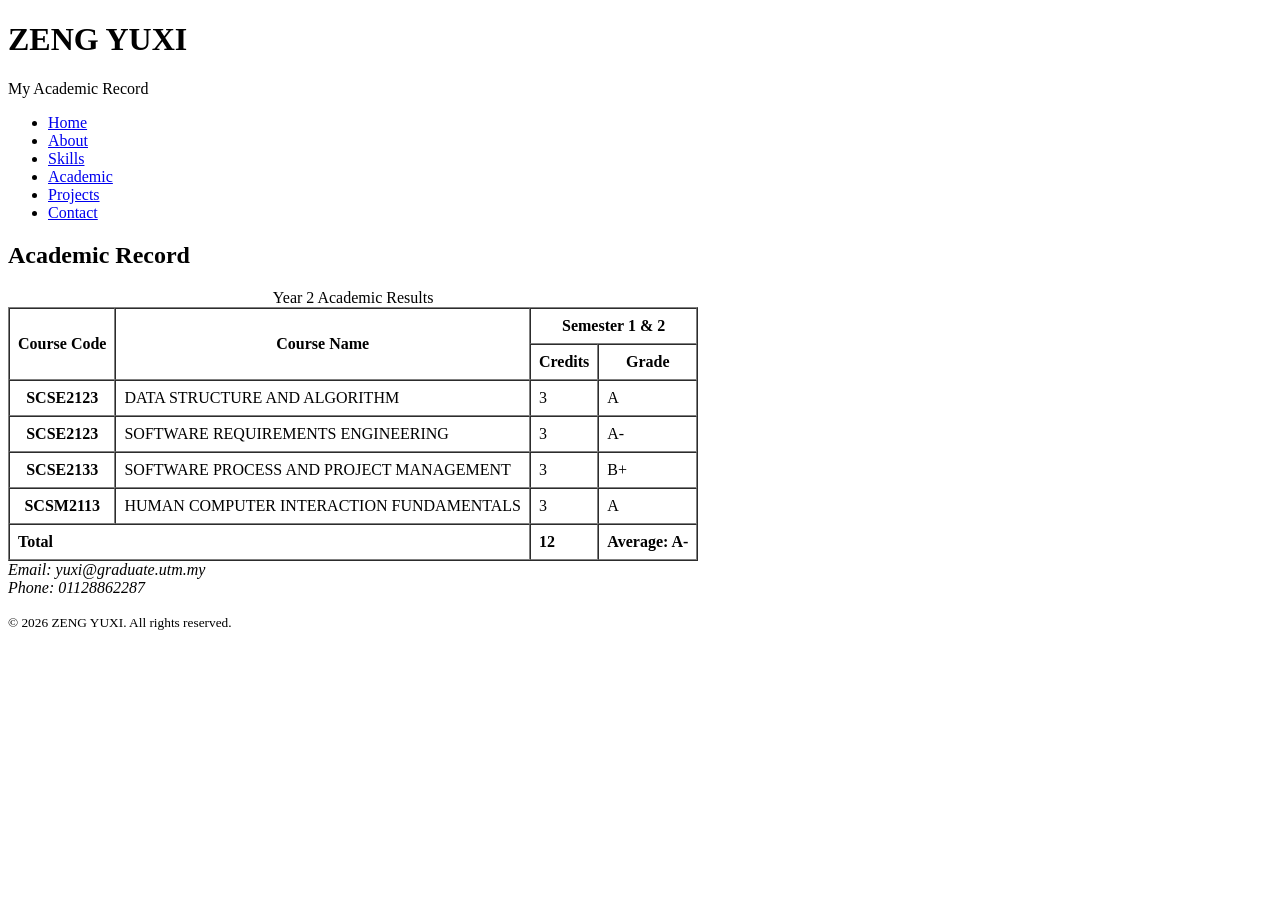
<file: lab1-portfolio/academic.html>
<!DOCTYPE html>
<html lang="en">
<head>
    <meta charset="UTF-8">
    <meta name="description" content="Academic record of ZENG YUXI">
    <title>Academic Record - ZENG YUXI Portfolio</title>
</head>
<body>

    <header>
        <h1>ZENG YUXI</h1>
        <p>My Academic Record</p>
    </header>

    <nav>
        <ul>
            <li><a href="index.html">Home</a></li>
            <li><a href="about.html">About</a></li>
            <li><a href="skills.html">Skills</a></li>
            <li><a href="academic.html">Academic</a></li>
            <li><a href="projects.html">Projects</a></li>
            <li><a href="contact.html">Contact</a></li>
        </ul>
    </nav>

    <main>
        <section id="academic-record">
            <h2>Academic Record</h2>

            <table border="1" cellpadding="8" cellspacing="0">
                <caption>Year 2 Academic Results</caption>

                <thead>
                    <tr>
                        <th scope="col" rowspan="2">Course Code</th>
                        <th scope="col" rowspan="2">Course Name</th>
                        <th scope="col" colspan="2">Semester 1 &amp; 2</th>
                    </tr>
                    <tr>
                        <th scope="col">Credits</th>
                        <th scope="col">Grade</th>
                    </tr>
                </thead>

                <tbody>
                    <tr>
                        <th scope="row">SCSE2123</th>
                        <td>DATA STRUCTURE AND ALGORITHM</td>
                        <td>3</td>
                        <td>A</td>
                    </tr>
                    <tr>
                        <th scope="row">SCSE2123</th>
                        <td>SOFTWARE REQUIREMENTS ENGINEERING   </td>
                        <td>3</td>
                        <td>A-</td>
                    </tr>
                    <tr>
                        <th scope="row">SCSE2133</th>
                        <td> SOFTWARE PROCESS AND PROJECT MANAGEMENT</td>
                        <td>3</td>
                        <td>B+</td>
                    </tr>
                    <tr>
                        <th scope="row"> SCSM2113 </th>
                        <td>HUMAN COMPUTER INTERACTION FUNDAMENTALS</td>
                        <td>3</td>
                        <td>A</td>
                    </tr>
                </tbody>

                <tfoot>
                    <tr>
                        <td colspan="2"><strong>Total</strong></td>
                        <td><strong>12</strong></td>
                        <td><strong>Average: A-</strong></td>
                    </tr>
                </tfoot>
            </table>
        </section>
    </main>

    <footer>
        <address>
            Email: yuxi@graduate.utm.my<br>
            Phone: 01128862287
        </address>
        <p><small>© 2026 ZENG YUXI. All rights reserved.</small></p>
    </footer>

</body>
</html>
</file>
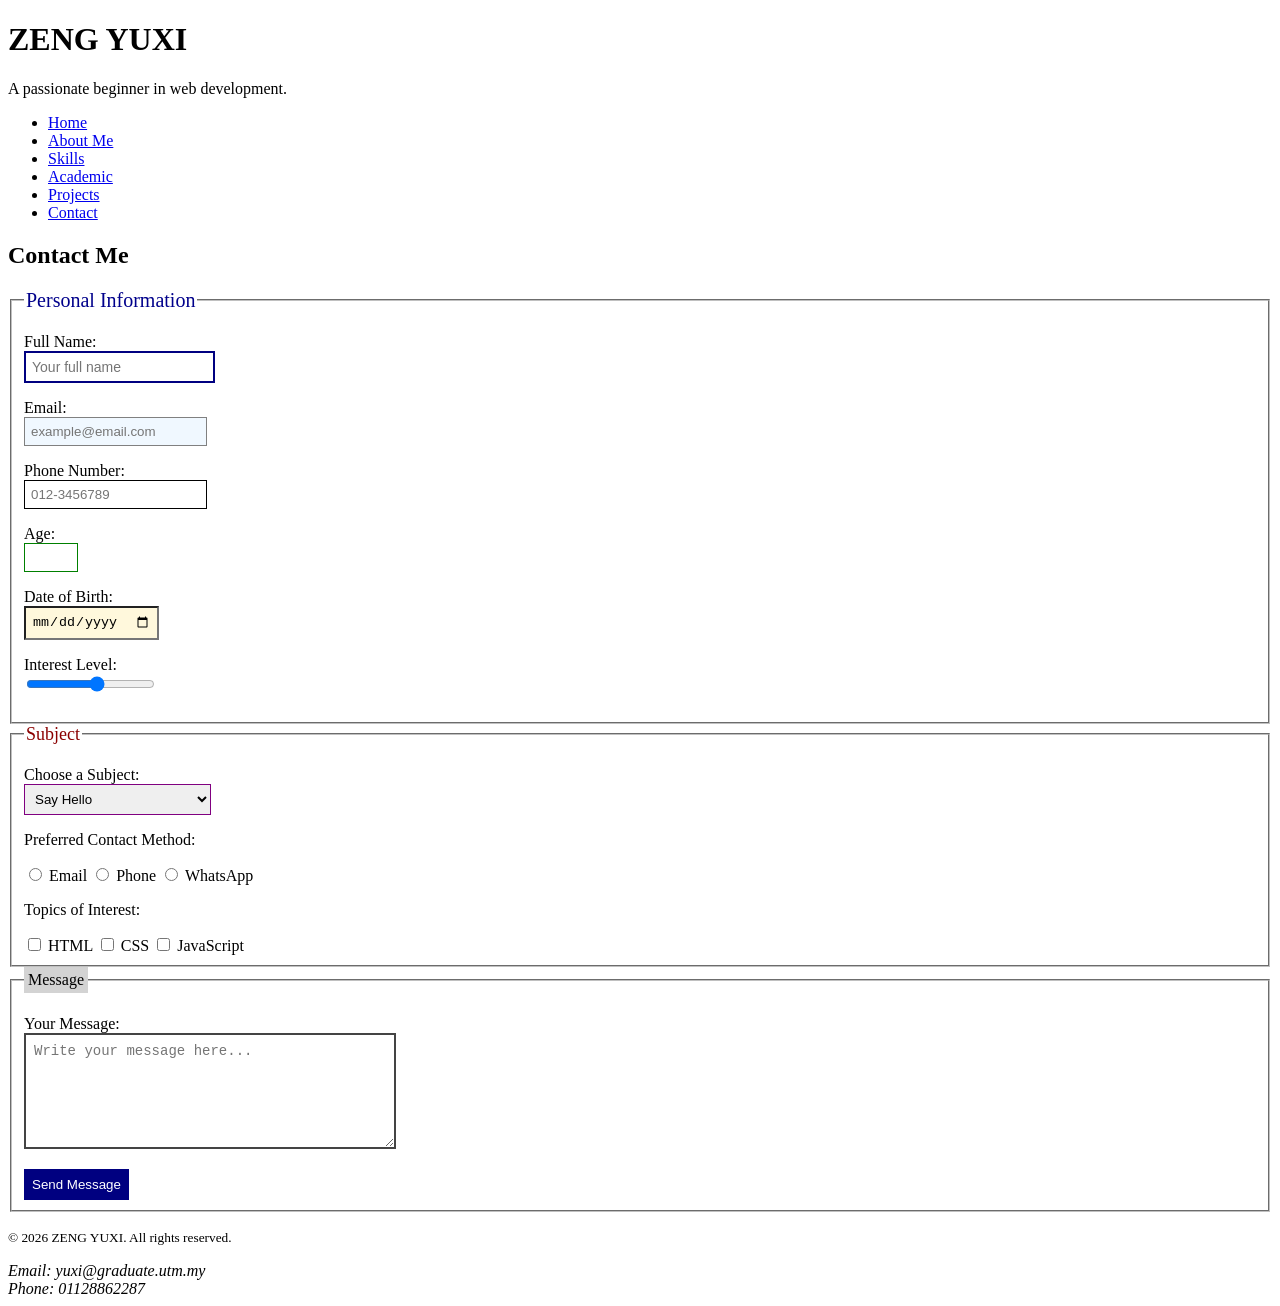
<file: lab1-portfolio/contact.html>
<!DOCTYPE html>
<html lang="en">
<head>
    <meta charset="UTF-8">
    <meta name="description" content="Contact page for portfolio">
    <title>Contact - My Portfolio</title>
</head>
<body>

    <header>
        <h1>ZENG YUXI</h1>
        <p>A passionate beginner in web development.</p>
    </header>

    <nav>
        <ul>
            <li><a href="index.html">Home</a></li>
            <li><a href="about.html">About Me</a></li>
            <li><a href="skills.html">Skills</a></li>
            <li><a href="academic.html">Academic</a></li>
            <li><a href="projects.html">Projects</a></li>
            <li><a href="contact.html">Contact</a></li>
        </ul>
    </nav>

    <main>
        <section>
            <h2>Contact Me</h2>

            <form action="#" method="post">
                <fieldset>
                    <legend style="color: darkblue; font-size: 20px;">Personal Information</legend>

                    <p>
                        <label for="fullname">Full Name:</label><br>
                        <input type="text" id="fullname" name="fullname"
                               style="border: 2px solid navy; padding: 6px; font-size: 14px;"
                               placeholder="Your full name"
                               required maxlength="60">
                    </p>

                    <p>
                        <label for="email">Email:</label><br>
                        <input type="email" id="email" name="email"
                               style="background-color: #f0f8ff; padding: 6px; border: 1px solid gray;"
                               placeholder="example@email.com"
                               required>
                    </p>

                    <p>
                        <label for="phone">Phone Number:</label><br>
                        <input type="tel" id="phone" name="phone"
                               style="padding: 6px; border: 1px solid black;"
                               placeholder="012-3456789"
                               required>
                    </p>

                    <p>
                        <label for="age">Age:</label><br>
                        <input type="number" id="age" name="age"
                               style="padding: 6px; border: 1px solid green;"
                               min="18" max="60" required>
                    </p>

                    <p>
                        <label for="dob">Date of Birth:</label><br>
                        <input type="date" id="dob" name="dob"
                               style="padding: 6px; background-color: #fff8dc;">
                    </p>

                    <p>
                        <label for="satisfaction">Interest Level:</label><br>
                        <input type="range" id="satisfaction" name="satisfaction" min="1" max="10">
                    </p>
                </fieldset>

                <fieldset>
                    <legend style="color: darkred; font-size: 18px;">Subject</legend>

                    <p>
                        <label for="subject">Choose a Subject:</label><br>
                        <select id="subject" name="subject" style="padding: 6px; border: 1px solid purple;">
                            <optgroup label="General">
                                <option value="hello">Say Hello</option>
                                <option value="question">Ask a Question</option>
                            </optgroup>
                            <optgroup label="Academic">
                                <option value="assignment">Assignment Discussion</option>
                                <option value="project">Project Collaboration</option>
                            </optgroup>
                        </select>
                    </p>

                    <p>Preferred Contact Method:</p>
                    <input type="radio" id="contact-email" name="contact_method" value="email">
                    <label for="contact-email">Email</label>

                    <input type="radio" id="contact-phone" name="contact_method" value="phone">
                    <label for="contact-phone">Phone</label>

                    <input type="radio" id="contact-whatsapp" name="contact_method" value="whatsapp">
                    <label for="contact-whatsapp">WhatsApp</label>

                    <p>Topics of Interest:</p>
                    <input type="checkbox" id="html" name="topic_html" value="html">
                    <label for="html">HTML</label>

                    <input type="checkbox" id="css" name="topic_css" value="css">
                    <label for="css">CSS</label>

                    <input type="checkbox" id="javascript" name="topic_js" value="javascript">
                    <label for="javascript">JavaScript</label>
                </fieldset>

                <fieldset>
                    <legend style="background-color: lightgray; padding: 4px;">Message</legend>

                    <p>
                        <label for="message">Your Message:</label><br>
                        <textarea id="message" name="message"
                                  rows="6" cols="40"
                                  style="border: 2px solid #444; padding: 8px; font-size: 14px;"
                                  placeholder="Write your message here..."
                                  maxlength="300"></textarea>
                    </p>

                    <button type="submit" style="background-color: navy; color: white; padding: 8px; border: none;">Send Message</button>
                </fieldset>
            </form>
        </section>
    </main>

    <footer>
        <p><small>&copy; 2026 ZENG YUXI. All rights reserved.</small></p>
        <address>
            Email: yuxi@graduate.utm.my<br>
            Phone: 01128862287
        </address>
    </footer>

</body>
</html>
</file>
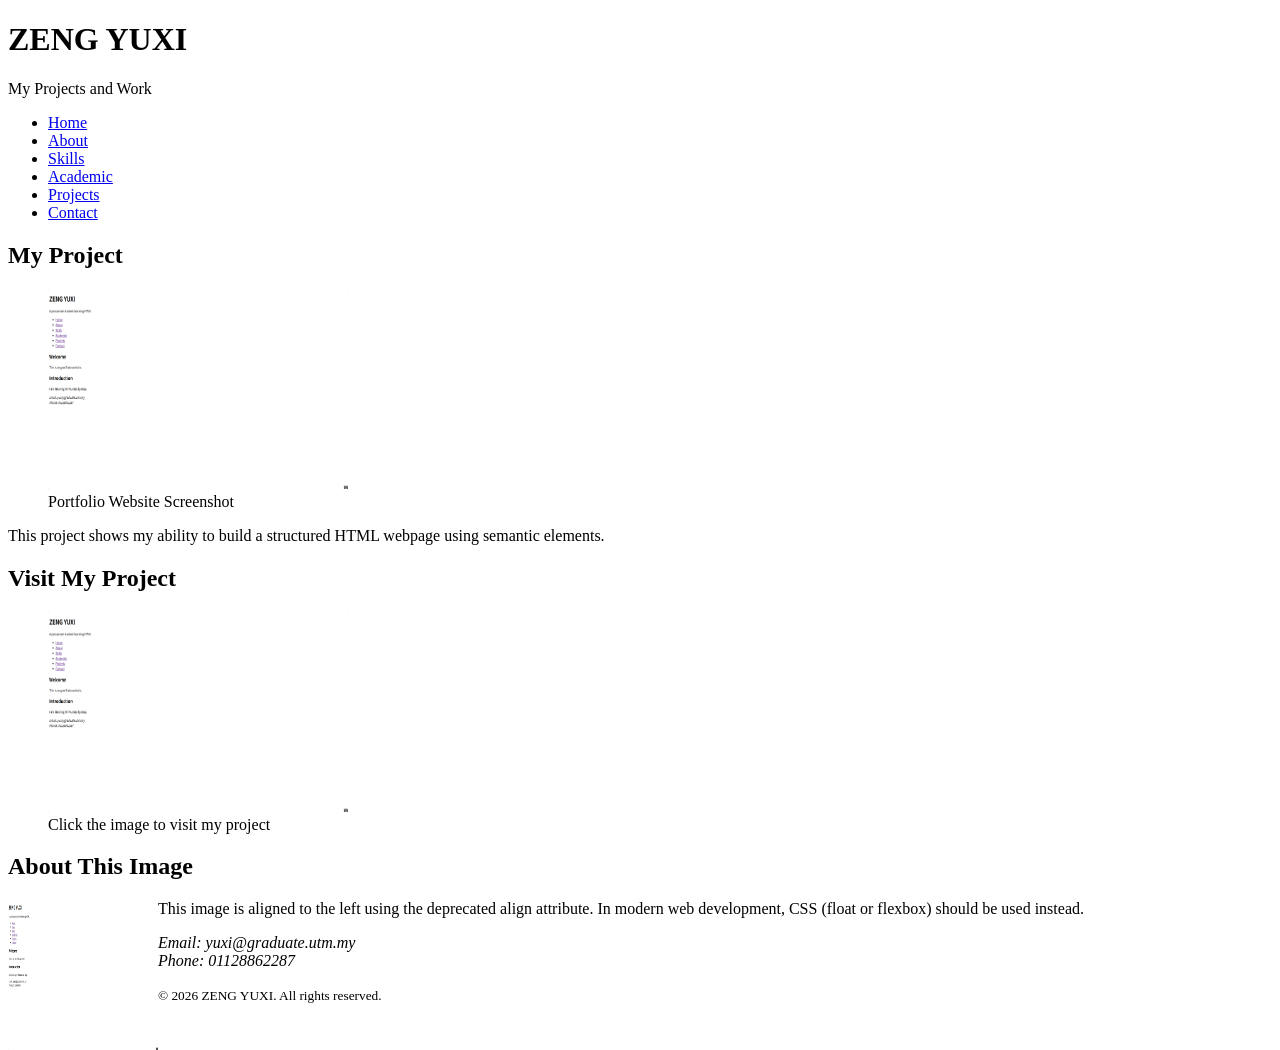
<file: lab1-portfolio/projects.html>
<!DOCTYPE html>
<html lang="en">
<head>
    <meta charset="UTF-8">
    <meta name="description" content="Projects by ZENG YUXI">
    <title>Projects - ZENG YUXI Portfolio</title>
</head>
<body>

    <header>
        <h1>ZENG YUXI</h1>
        <p>My Projects and Work</p>
    </header>

    <nav>
        <ul>
            <li><a href="index.html">Home</a></li>
            <li><a href="about.html">About</a></li>
            <li><a href="skills.html">Skills</a></li>
            <li><a href="academic.html">Academic</a></li>
            <li><a href="projects.html">Projects</a></li>
            <li><a href="contact.html">Contact</a></li>
        </ul>
    </nav>

    <main>

        <!-- Project Image -->
        <section>
            <h2>My Project</h2>

            <figure>
                <img src="images/project1.png"
                     alt="Screenshot of my portfolio website project"
                     width="300"
                     height="200"
                     title="This is my portfolio project preview">
                <figcaption>Portfolio Website Screenshot</figcaption>
            </figure>

            <p>
                This project shows my ability to build a structured HTML webpage using semantic elements.
            </p>
        </section>

        <!-- Clickable Image -->
        <section>
            <h2>Visit My Project</h2>

            <figure>
                <a href="https://example.com">
                    <img src="images/project1.png"
                         alt="Clickable image linking to my project website"
                         width="300"
                         height="200">
                </a>
                <figcaption>Click the image to visit my project</figcaption>
            </figure>
        </section>

        <!-- Image with align -->
        <section>
            <h2>About This Image</h2>

            <!-- align is deprecated, CSS should be used instead -->
            <img src="images/project1.png"
                 alt="Profile image of ZENG YUXI"
                 width="150"
                 height="150"
                 align="left">

            <p>
                This image is aligned to the left using the deprecated align attribute.
                In modern web development, CSS (float or flexbox) should be used instead.
            </p>

        </section>

    </main>

    <footer>
        <address>
            Email: yuxi@graduate.utm.my<br>
            Phone: 01128862287
        </address>
        <p><small>© 2026 ZENG YUXI. All rights reserved.</small></p>
    </footer>

</body>
</html>
</file>
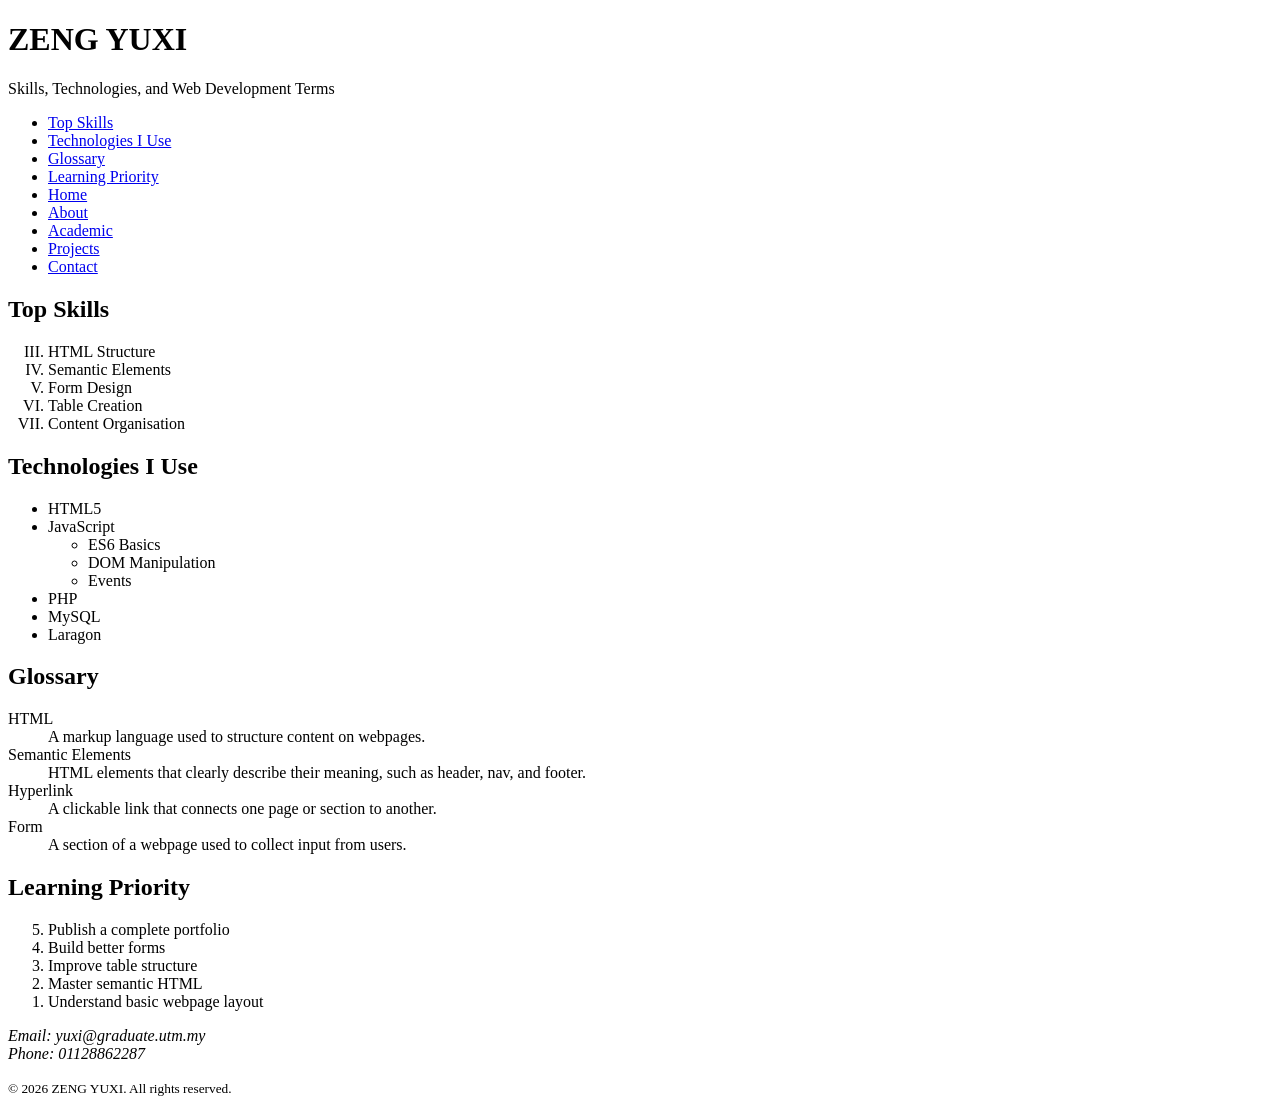
<file: lab1-portfolio/skills.html>
<!DOCTYPE html>
<html lang="en">
<head>
    <meta charset="UTF-8">
    <meta name="description" content="Skills and technologies used by ZENG YUXI">
    <title>Skills - ZENG YUXI Portfolio</title>
</head>
<body>

    <header>
        <h1>ZENG YUXI</h1>
        <p>Skills, Technologies, and Web Development Terms</p>
    </header>

    <nav>
        <ul>
            <li><a href="#top-skills">Top Skills</a></li>
            <li><a href="#technologies">Technologies I Use</a></li>
            <li><a href="#glossary">Glossary</a></li>
            <li><a href="#countdown">Learning Priority</a></li>
            <li><a href="index.html">Home</a></li>
            <li><a href="about.html">About</a></li>
            <li><a href="academic.html">Academic</a></li>
            <li><a href="projects.html">Projects</a></li>
            <li><a href="contact.html">Contact</a></li>
        </ul>
    </nav>

    <main>
        <section id="top-skills">
            <h2>Top Skills</h2>
            <ol type="I" start="3">
                <li>HTML Structure</li>
                <li>Semantic Elements</li>
                <li>Form Design</li>
                <li>Table Creation</li>
                <li>Content Organisation</li>
            </ol>
        </section>

        <section id="technologies">
            <h2>Technologies I Use</h2>
            <ul>
                <li>HTML5</li>
                <li>JavaScript
                    <ul>
                        <li>ES6 Basics</li>
                        <li>DOM Manipulation</li>
                        <li>Events</li>
                    </ul>
                </li>
                <li>PHP</li>
                <li>MySQL</li>
                <li>Laragon</li>
            </ul>
        </section>

        <section id="glossary">
            <h2>Glossary</h2>
            <dl>
                <dt>HTML</dt>
                <dd>A markup language used to structure content on webpages.</dd>

                <dt>Semantic Elements</dt>
                <dd>HTML elements that clearly describe their meaning, such as header, nav, and footer.</dd>

                <dt>Hyperlink</dt>
                <dd>A clickable link that connects one page or section to another.</dd>

                <dt>Form</dt>
                <dd>A section of a webpage used to collect input from users.</dd>
            </dl>
        </section>

        <section id="countdown">
            <h2>Learning Priority</h2>
            <ol reversed>
                <li>Publish a complete portfolio</li>
                <li>Build better forms</li>
                <li>Improve table structure</li>
                <li>Master semantic HTML</li>
                <li>Understand basic webpage layout</li>
            </ol>
        </section>
    </main>

    <footer>
        <address>
            Email: yuxi@graduate.utm.my<br>
            Phone: 01128862287
        </address>
        <p><small>© 2026 ZENG YUXI. All rights reserved.</small></p>
    </footer>

</body>
</html>
</file>
<file: lab1-b portfolio/style.css>
/* ============================================
 BREAKPOINTS
 mobile-first base: 320px and up
 tablet: 600px
 desktop: 1024px
============================================ */

/* Google Font */
@import url('https://fonts.googleapis.com/css2?family=Lora&family=Playfair+Display&display=swap');

/* =====================
   VARIABLES (:root)
===================== */
:root {
    --color-primary: #1a1a2e;
    --color-secondary: #16213e;
    --color-accent: #e8d5b7;

    --color-text: #1a1a1a;
    --color-muted: #666;
    --color-surface: #f5f4f0;

    --font-body: 'Lora', serif;
    --font-heading: 'Playfair Display', serif;

    --space-sm: 0.5rem;
    --space-md: 1.5rem;
    --space-lg: 3rem;
}

/* =====================
   RESET
===================== */
* {
    box-sizing: border-box;
}

html {
    font-size: 62.5%;
}

body {
    margin: 0;
    font-family: var(--font-body);
    color: var(--color-text);
    background-color: var(--color-surface);
}

/* =====================
   TYPOGRAPHY
===================== */
h1 {
    font-size: 3rem;
    font-family: var(--font-heading);
}

h2 {
    font-size: 2.4rem;
}

h3 {
    font-size: 2rem;
}

p {
    font-size: 1.6rem;
    line-height: 1.6;
}

small {
    font-size: 1.2rem;
}

/* =====================
   HEADER
===================== */
header {
    background-color: var(--color-primary);
    color: white;
    padding: var(--space-md);
}

/* =====================
   NAV (Flexbox)
===================== */
nav {
    background-color: var(--color-secondary);
    position: sticky;
    top: 0;
    z-index: 10;
}

nav ul {
    display: flex;
    justify-content: space-between;
    flex-wrap: wrap;
    gap: var(--space-sm);
    list-style: none;
    padding: var(--space-sm);
    margin: 0;
}

nav a {
    color: white;
    text-decoration: none;
    padding: var(--space-sm);
    border-radius: 5px;
    transition: color 0.2s, background-color 0.2s;
}

/* hover */
nav a:hover {
    background-color: var(--color-accent);
    color: black;
}

/* active page */
nav a.active {
    border-bottom: 3px solid var(--color-accent);
}

/* =====================
   MAIN
===================== */
main {
    padding: var(--space-md);
}

/* =====================
   SECTION
===================== */
section {
    margin-bottom: var(--space-lg);
}

/* =====================
   CARDS (Grid)
===================== */
.card-grid {
    display: grid;
    grid-template-columns: 1fr;
    gap: var(--space-md);
}

.card {
    background-color: white;
    padding: var(--space-md);
    border-radius: 10px;
    box-shadow: 0 4px 10px rgba(0,0,0,0.1);
    transition: transform 0.2s;
}

.card:hover {
    transform: translateY(-4px);
}

/* =====================
   TABLE
===================== */
table {
    width: 100%;
    border-collapse: collapse;
}

thead {
    background-color: var(--color-primary);
    color: white;
}

tbody tr:nth-child(even) {
    background-color: #eee;
}

/* =====================
   FORM
===================== */
input, textarea, select {
    width: 100%;
    padding: var(--space-sm);
    margin-bottom: var(--space-sm);
    border: 1px solid #ccc;
    border-radius: 5px;
}

/* focus */
input:focus, textarea:focus, select:focus {
    outline: none;
    box-shadow: 0 0 0 3px var(--color-accent);
}

/* button */
button {
    padding: var(--space-sm);
    background-color: var(--color-primary);
    color: white;
    border: none;
    border-radius: 5px;
    transition: background-color 0.2s;
}

button:hover {
    background-color: var(--color-accent);
    color: black;
}

button:active {
    transform: scale(0.97);
}

/* =====================
   RESPONSIVE
===================== */
@media (min-width: 600px) {
    .card-grid {
        grid-template-columns: repeat(2, 1fr);
    }
}

@media (min-width: 1024px) {
    .card-grid {
        grid-template-columns: repeat(3, 1fr);
    }
}
</file>
<file: lab2/style.css>
* {
  box-sizing: border-box;
  margin: 0;
  padding: 0;
}

body {
  font-family: Arial, sans-serif;
  background-color: #f4f5f7;
  color: #333;
  padding: 20px;
}

.app-header {
  display: flex;
  justify-content: space-between;
  align-items: center;
  margin-bottom: 24px;
  gap: 16px;
  flex-wrap: wrap;
}

.header-left h1 {
  font-size: 28px;
  margin-bottom: 8px;
}

.task-counter {
  font-size: 14px;
  color: #666;
}

.header-right {
  display: flex;
  align-items: center;
  gap: 10px;
}

.header-right select {
  padding: 8px 10px;
  border: 1px solid #ccc;
  border-radius: 6px;
}

.board {
  display: flex;
  gap: 20px;
  align-items: flex-start;
}

.column {
  background-color: #ffffff;
  border-radius: 10px;
  padding: 16px;
  flex: 1;
  min-height: 400px;
  box-shadow: 0 2px 8px rgba(0, 0, 0, 0.08);
}

.column h2 {
  margin-bottom: 16px;
  font-size: 20px;
}

.task-list {
  list-style: none;
  min-height: 220px;
  margin-bottom: 16px;
}

.add-task-btn,
.clear-done-btn,
.form-actions button {
  padding: 10px 14px;
  border: none;
  border-radius: 6px;
  cursor: pointer;
  font-size: 14px;
}

.add-task-btn {
  background-color: #2563eb;
  color: white;
  margin-right: 8px;
}

.clear-done-btn {
  background-color: #dc2626;
  color: white;
}

.modal {
  position: fixed;
  top: 0;
  left: 0;
  width: 100%;
  height: 100%;
  background-color: rgba(0, 0, 0, 0.45);
  display: flex;
  justify-content: center;
  align-items: center;
}

.hidden {
  display: none;
}

.modal-content {
  background-color: white;
  width: 90%;
  max-width: 500px;
  padding: 24px;
  border-radius: 10px;
}

.modal-content h2 {
  margin-bottom: 18px;
}

.form-group {
  margin-bottom: 16px;
}

.form-group label {
  display: block;
  margin-bottom: 6px;
  font-weight: bold;
}

.form-group input,
.form-group textarea,
.form-group select {
  width: 100%;
  padding: 10px;
  border: 1px solid #ccc;
  border-radius: 6px;
}

.form-actions {
  display: flex;
  justify-content: flex-end;
  gap: 10px;
}

#saveTaskBtn {
  background-color: #16a34a;
  color: white;
}

#cancelTaskBtn {
  background-color: #6b7280;
  color: white;
}

/* Task Card */
.task-card {
  background-color: #f9fafb;
  border: 1px solid #d1d5db;
  border-left: 6px solid #2563eb;
  border-radius: 8px;
  padding: 12px;
  margin-bottom: 12px;
}

.task-card h3 {
  font-size: 16px;
  margin-bottom: 8px;
}

.task-card p {
  font-size: 14px;
  margin-bottom: 8px;
  color: #555;
}

.task-meta {
  font-size: 12px;
  color: #666;
  margin-bottom: 10px;
}

.task-actions {
  display: flex;
  gap: 8px;
}

.task-actions button {
  padding: 6px 10px;
  border: none;
  border-radius: 5px;
  cursor: pointer;
}

.edit-btn {
  background-color: #f59e0b;
  color: white;
}

.delete-btn {
  background-color: #ef4444;
  color: white;
}

.is-hidden {
  display: none;
}

.fade-out {
  opacity: 0;
  transform: translateX(20px);
  transition: all 0.3s ease;
}
.inline-edit-input {
  width: 100%;
  padding: 6px 8px;
  font-size: 16px;
  border: 1px solid #999;
  border-radius: 4px;
  margin-bottom: 8px;
}
</file>
